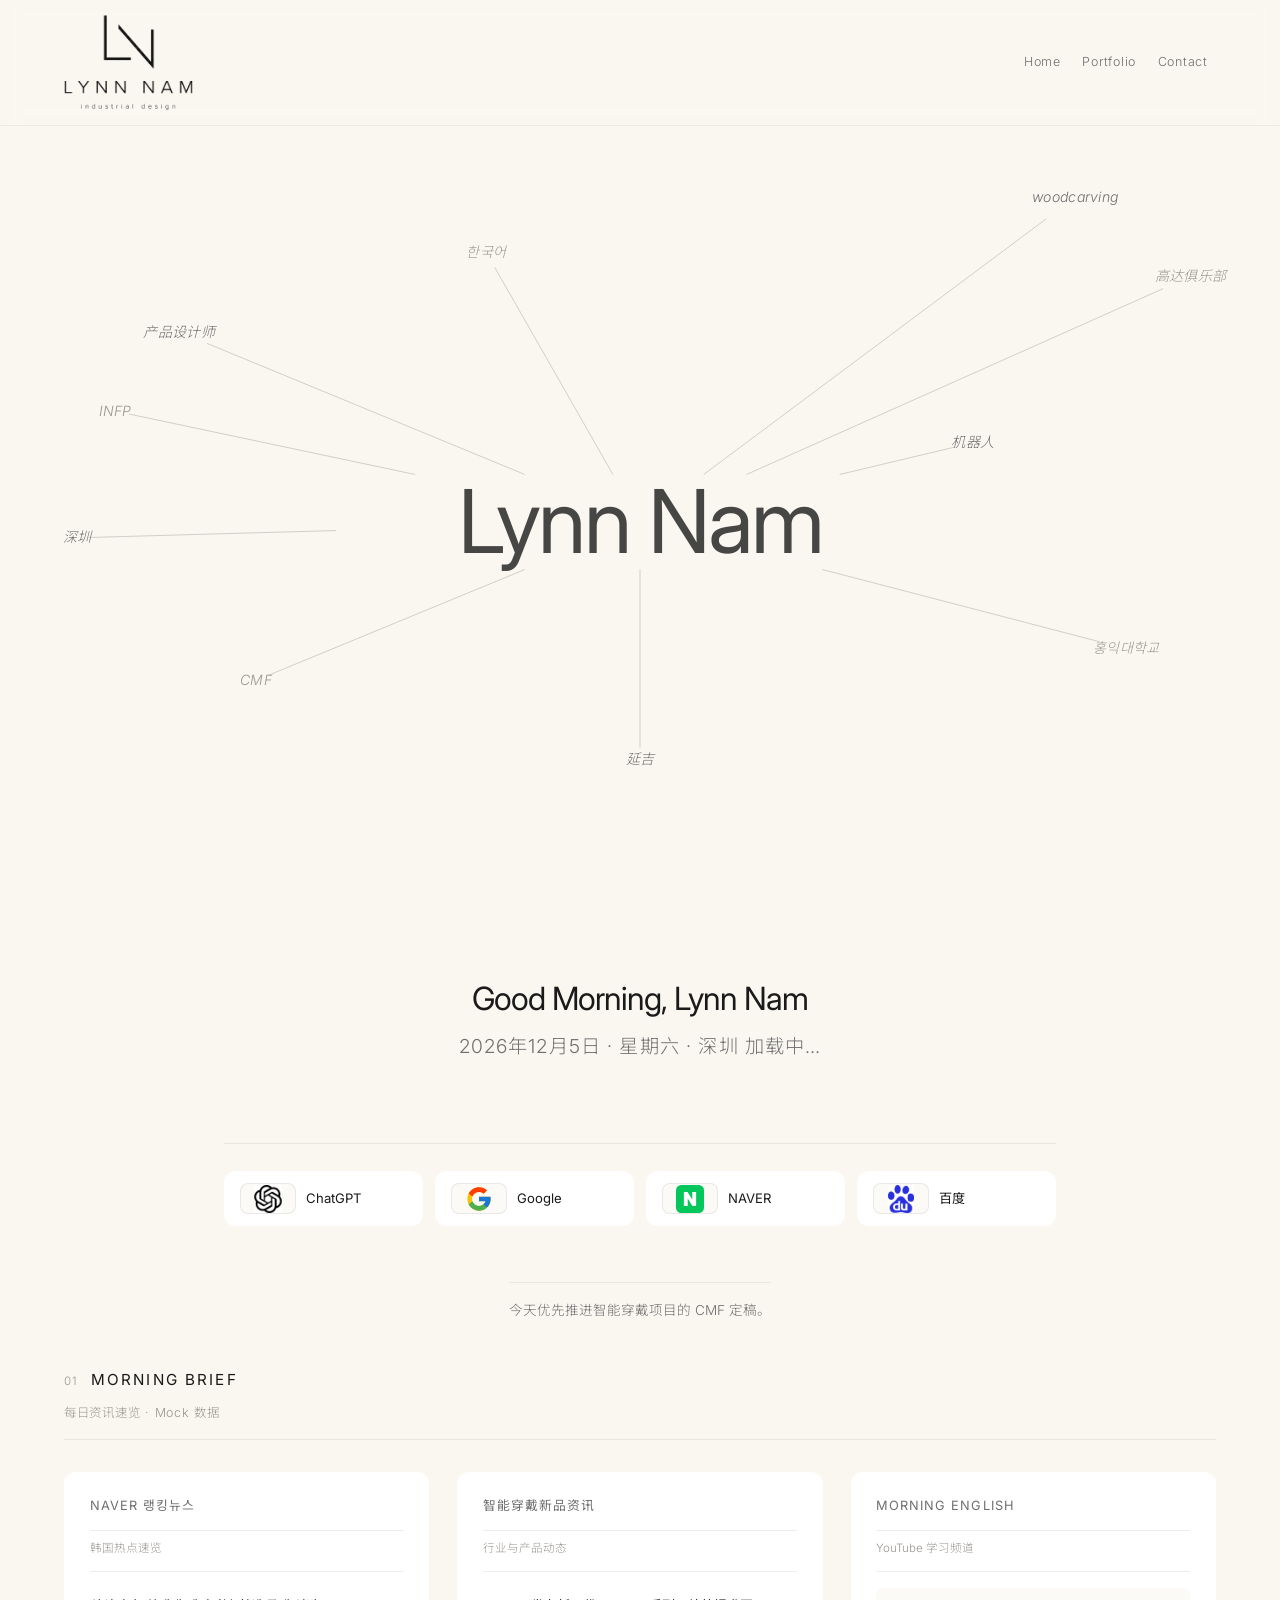
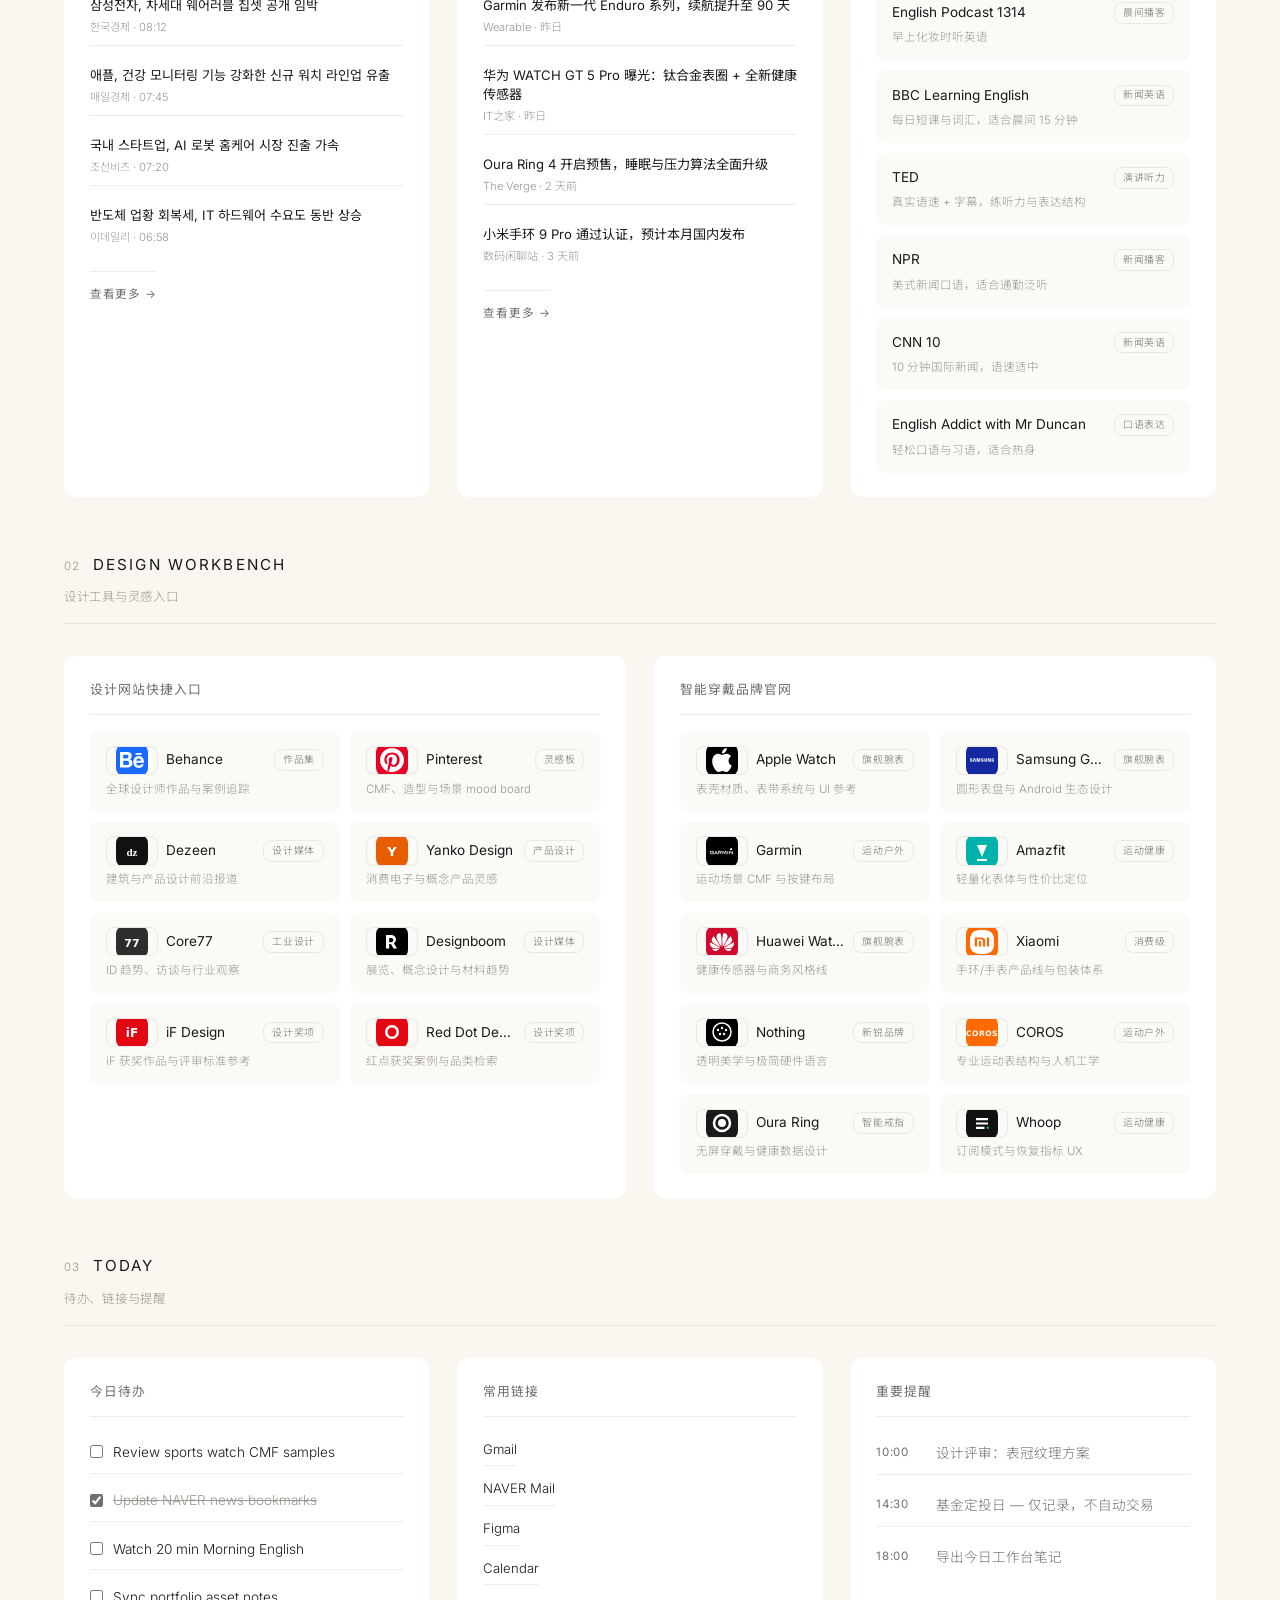
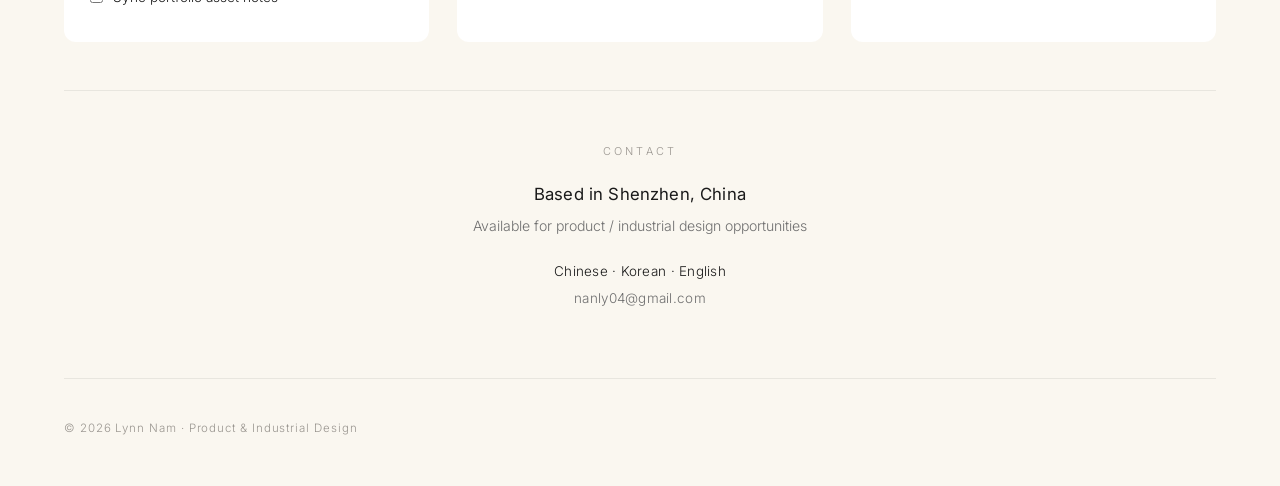
<file: index.html>
<!DOCTYPE html>
<html lang="zh-CN">
<head>
  <meta charset="UTF-8">
  <meta name="viewport" content="width=device-width, initial-scale=1.0">
  <title>Lynn OS</title>
  <link rel="preconnect" href="https://fonts.googleapis.com">
  <link rel="preconnect" href="https://fonts.gstatic.com" crossorigin>
  <link href="https://fonts.googleapis.com/css2?family=DM+Sans:ital,opsz,wght@9..40,300;400;500&family=Inter:wght@300;400;500;600&family=IBM+Plex+Mono:wght@300;400&family=Noto+Sans+SC:wght@300;400;500&family=Noto+Sans+KR:wght@300;400;500&display=swap" rel="stylesheet">
  <link rel="stylesheet" href="fonts.css">
  <link rel="stylesheet" href="portfolio-gate.css">
  <link rel="stylesheet" href="styles.css">
</head>
<body>
  <div class="app-loading" id="app-loading" aria-live="polite">正在加载 Lynn OS …</div>
  <div class="app">
    <header class="topbar" id="topbar">
      <div class="brand" id="brand"></div>
      <nav class="topbar-nav" id="sidebar-nav" aria-label="主导航"></nav>
    </header>

    <div class="main-wrap">
      <section class="hero-map" id="top" aria-label="Lynn Nam — Product Designer">
        <div class="hero-map__inner">
          <svg class="hero-map__lines" aria-hidden="true">
            <g id="hero-map-lines-group"></g>
          </svg>

          <div class="hero-map__keywords" id="hero-map-keywords">
            <span class="hero-keyword float-a" id="kw-1" data-x="14" data-y="26">产品设计师</span>
            <span class="hero-keyword float-b" id="kw-2" data-x="38" data-y="16">한국어</span>
            <span class="hero-keyword float-c hero-keyword--md-hide" id="kw-3" data-x="84" data-y="9">woodcarving</span>
            <span class="hero-keyword float-a hero-keyword--md-hide" id="kw-4" data-x="93" data-y="19">高达俱乐部</span>
            <span class="hero-keyword float-b" id="kw-5" data-x="76" data-y="40">机器人</span>
            <span class="hero-keyword float-c hero-keyword--md-hide" id="kw-6" data-x="88" data-y="66">홍익대학교</span>
            <span class="hero-keyword float-a" id="kw-7" data-x="50" data-y="80">延吉</span>
            <span class="hero-keyword float-b" id="kw-8" data-x="20" data-y="70">CMF</span>
            <span class="hero-keyword float-c" id="kw-9" data-x="6" data-y="52">深圳</span>
            <span class="hero-keyword float-a hero-keyword--md-hide" id="kw-10" data-x="9" data-y="36">INFP</span>
          </div>

          <div class="hero-map__center">
            <h1 class="hero-map-title">Lynn Nam</h1>
          </div>
        </div>
      </section>

      <div class="main content page container">
        <header class="welcome" id="about"></header>

        <main class="dashboard section-grid">
          <section class="section" id="morning-brief" aria-labelledby="brief-heading"></section>
          <section class="section" id="design-workbench" aria-labelledby="workbench-heading"></section>
          <section class="section" id="today" aria-labelledby="today-heading"></section>
        </main>

        <section class="home-contact" id="contact" aria-label="Contact"></section>

        <footer class="footer" id="footer"></footer>
      </div>
    </div>
  </div>

  <div class="portfolio-gate" id="portfolio-gate" hidden>
    <div class="portfolio-gate__backdrop" data-portfolio-gate-close aria-hidden="true"></div>
    <div
      class="portfolio-gate__dialog"
      role="dialog"
      aria-modal="true"
      aria-labelledby="portfolio-gate-title"
      aria-describedby="portfolio-gate-desc"
    >
      <button type="button" class="portfolio-gate__close" id="portfolio-gate-close" aria-label="Close">×</button>
      <h2 class="portfolio-gate__title" id="portfolio-gate-title">Private Portfolio</h2>
      <p class="portfolio-gate__desc" id="portfolio-gate-desc">Please enter the password to view my portfolio.</p>
      <form class="portfolio-gate__form" id="portfolio-gate-form">
        <label class="portfolio-gate__field">
          <span class="visually-hidden">Password</span>
          <input
            type="password"
            id="portfolio-gate-password"
            name="password"
            placeholder="Password"
            autocomplete="current-password"
            required
          >
        </label>
        <p class="portfolio-gate__error" id="portfolio-gate-error" hidden>密码不正确，请重新输入</p>
        <button type="submit" class="portfolio-gate__submit">Enter</button>
      </form>
    </div>
  </div>

  <script src="js/dom-safe.js"></script>
  <script src="js/portfolio-gate.js"></script>
  <script src="script.js"></script>
</body>
</html>
</file>
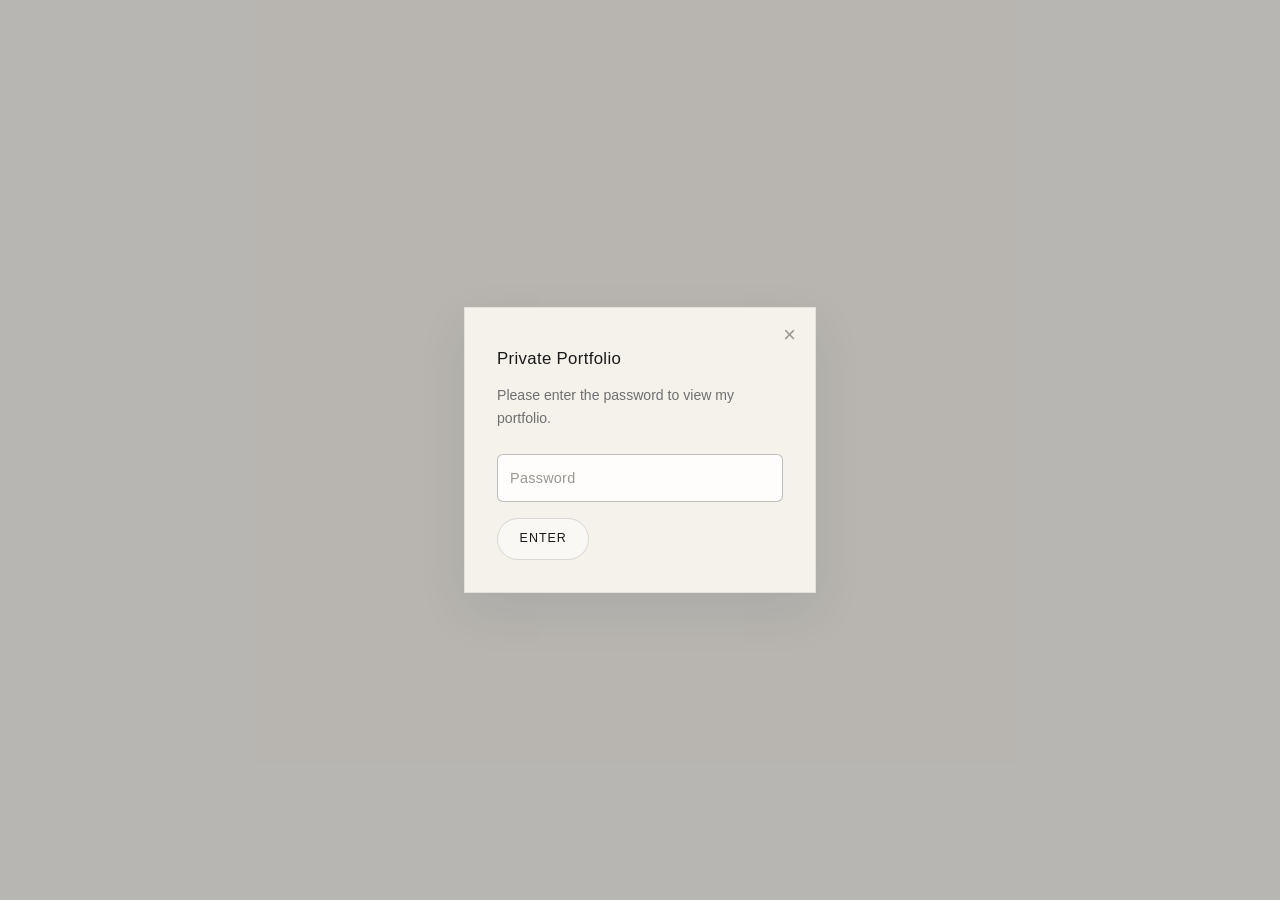
<file: project.html>
<!DOCTYPE html>
<html lang="zh-CN">
<head>
  <meta charset="UTF-8">
  <meta name="viewport" content="width=device-width, initial-scale=1.0">
  <title>Project — Lynn Portfolio</title>
  <link rel="preconnect" href="https://fonts.googleapis.com">
  <link rel="preconnect" href="https://fonts.gstatic.com" crossorigin>
  <link href="https://fonts.googleapis.com/css2?family=Inter:wght@300;400;500;600&family=Noto+Sans+SC:wght@300;400;500&family=Noto+Sans+KR:wght@300;400;500&display=swap" rel="stylesheet">
  <link rel="stylesheet" href="fonts.css">
  <link rel="stylesheet" href="portfolio-gate.css">
  <link rel="stylesheet" href="site-nav.css">
  <link rel="stylesheet" href="portfolio.css">
  <link rel="stylesheet" href="projects.css">
  <link rel="stylesheet" href="project-design-framework.css">
</head>
<body class="project-detail-page">
  <div class="portfolio-loading" id="project-loading">正在加载项目 …</div>

  <div class="project-detail-app" id="project-detail-app" hidden>
    <header class="site-nav-shell" id="site-nav-shell">
      <nav class="project-detail-nav" id="project-detail-nav"></nav>
    </header>
    <main id="project-detail-root"></main>
  </div>

  <div class="portfolio-gate" id="portfolio-gate" hidden>
    <div class="portfolio-gate__backdrop" data-portfolio-gate-close aria-hidden="true"></div>
    <div
      class="portfolio-gate__dialog"
      role="dialog"
      aria-modal="true"
      aria-labelledby="portfolio-gate-title"
      aria-describedby="portfolio-gate-desc"
    >
      <button type="button" class="portfolio-gate__close" id="portfolio-gate-close" aria-label="Close">×</button>
      <h2 class="portfolio-gate__title" id="portfolio-gate-title">Private Portfolio</h2>
      <p class="portfolio-gate__desc" id="portfolio-gate-desc">Please enter the password to view my portfolio.</p>
      <form class="portfolio-gate__form" id="portfolio-gate-form">
        <label class="portfolio-gate__field">
          <span class="visually-hidden">Password</span>
          <input
            type="password"
            id="portfolio-gate-password"
            name="password"
            placeholder="Password"
            autocomplete="current-password"
            required
          >
        </label>
        <p class="portfolio-gate__error" id="portfolio-gate-error" hidden>密码不正确，请重新输入</p>
        <button type="submit" class="portfolio-gate__submit">Enter</button>
      </form>
    </div>
  </div>

  <script src="js/dom-safe.js"></script>
  <script src="js/portfolio-gate.js"></script>
  <script src="js/site-nav.js"></script>
  <script src="js/projects-shared.js"></script>
  <script src="js/world-map-dots.js"></script>
  <script src="js/project-design-framework.js"></script>
  <script src="project-detail.js"></script>
</body>
</html>
</file>
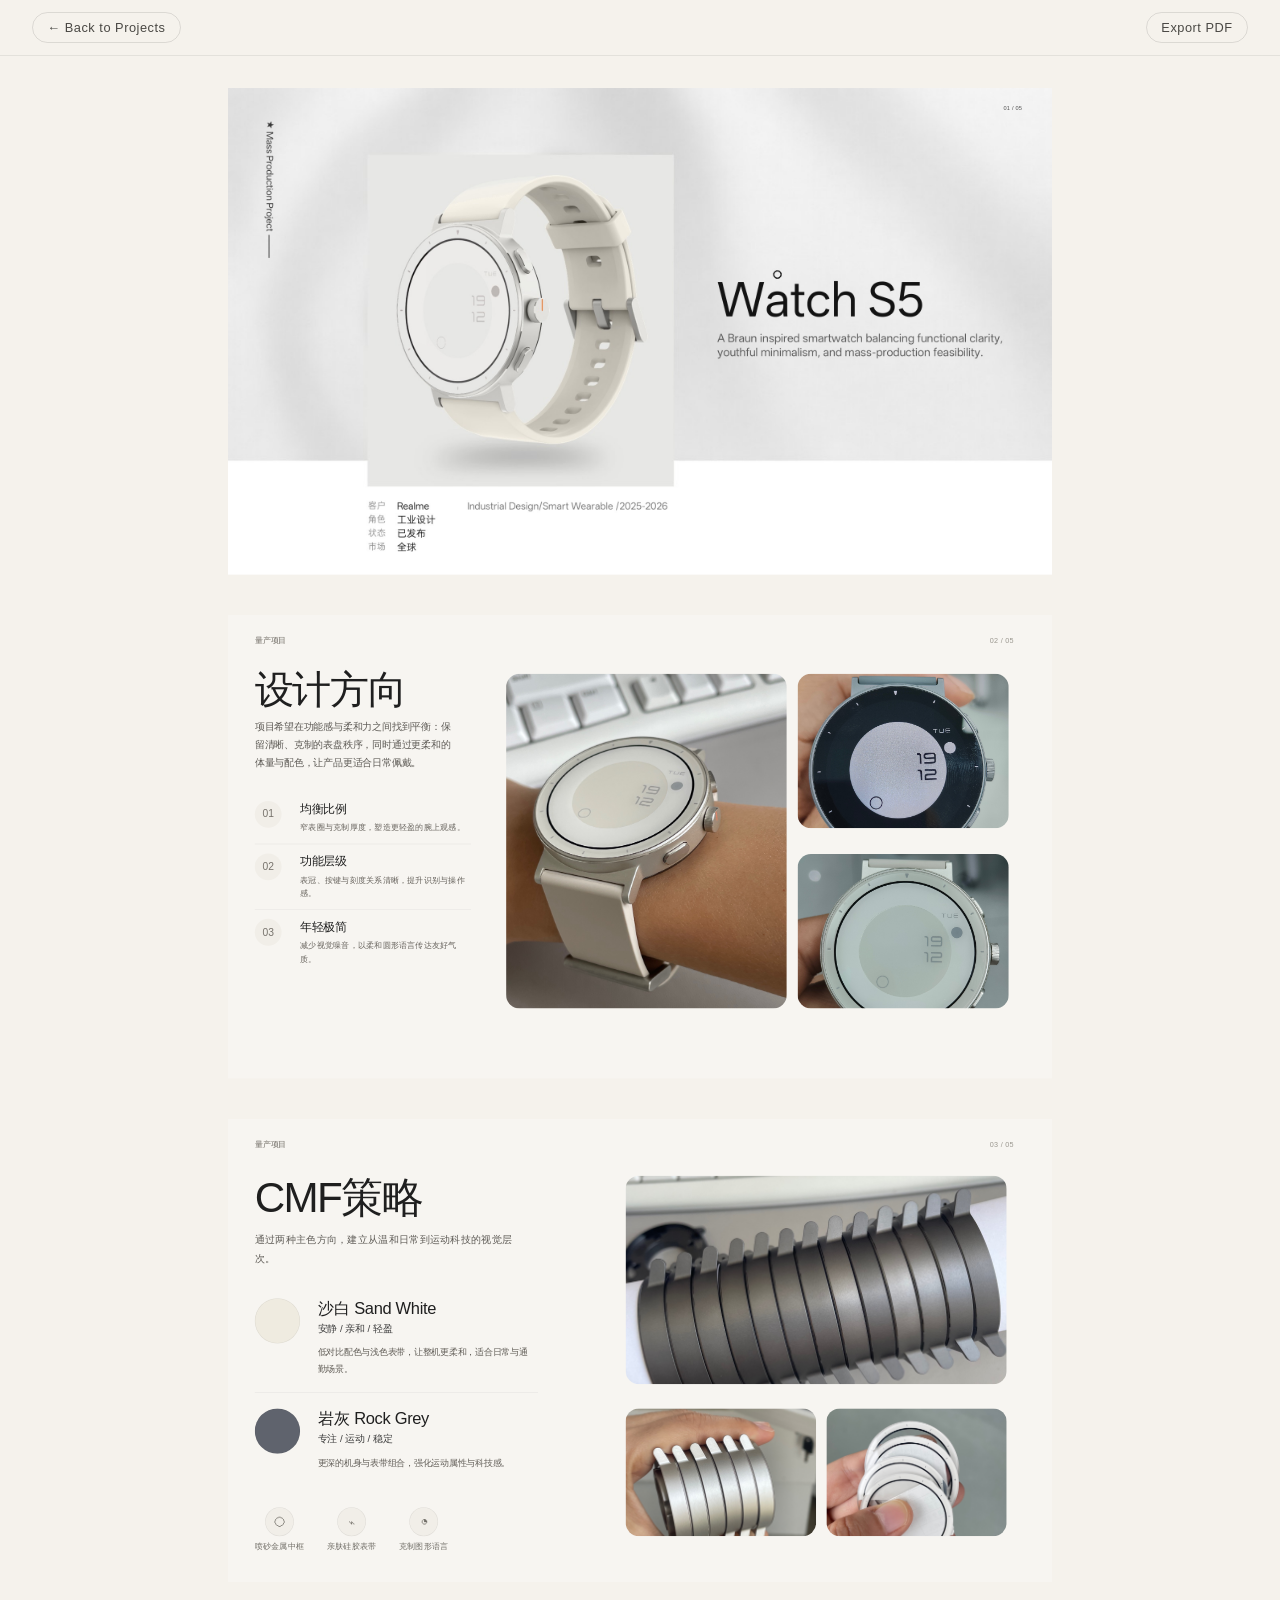
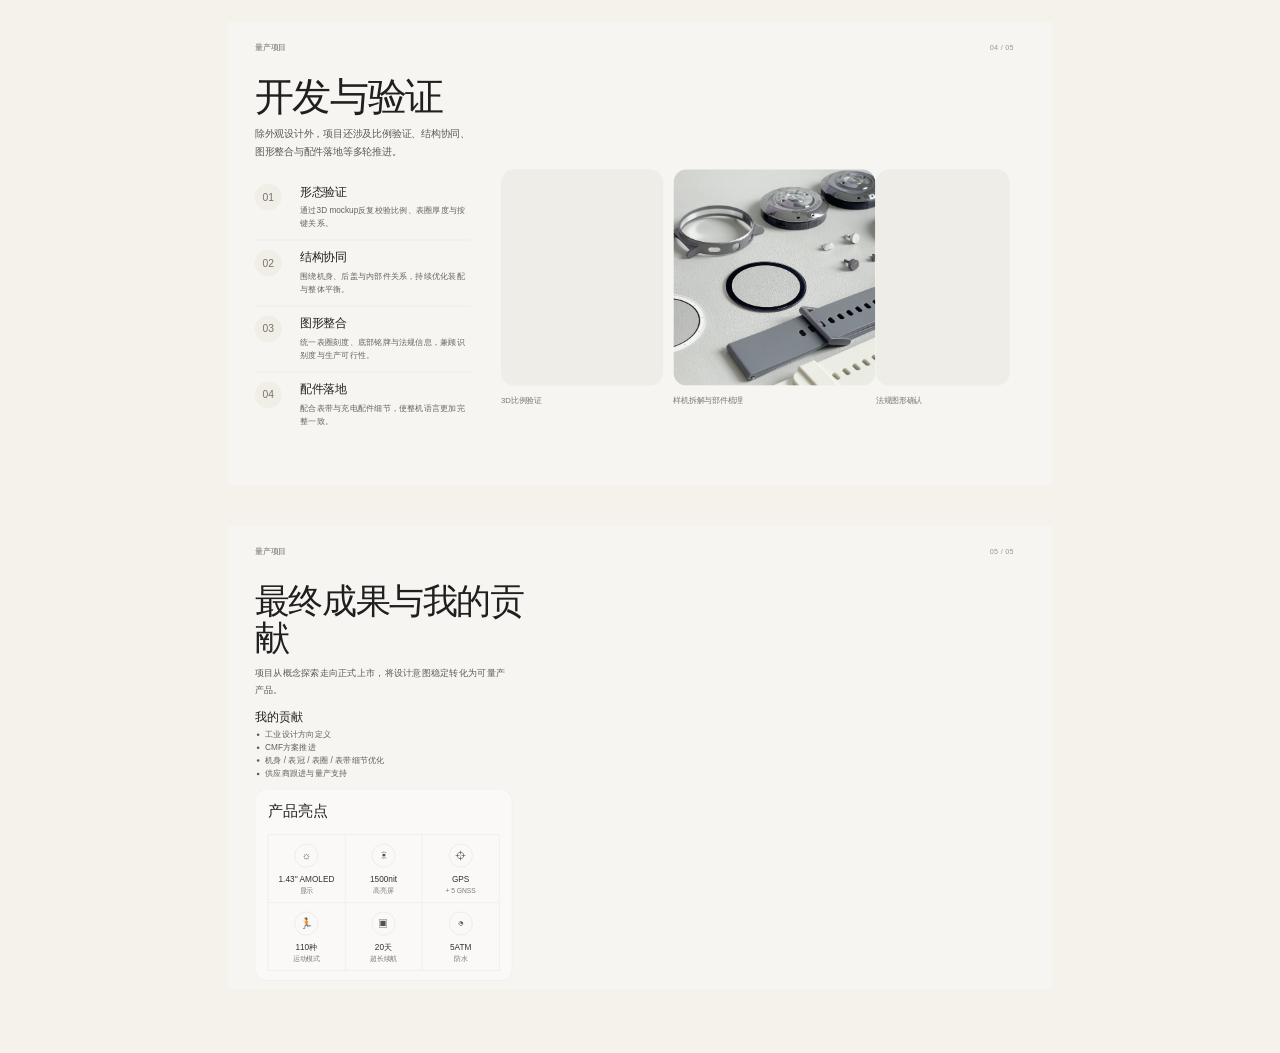
<file: projects/realme-watch-s5.html>
<!doctype html>
<html lang="zh-CN">
<head>
<meta charset="utf-8" />
<meta name="viewport" content="width=device-width, initial-scale=1" />
<title>realme Watch S5 — Lynn Nam</title>
<style>
@page { size: 16in 9in; margin: 0; }
* { box-sizing: border-box; }
html, body {
  margin: 0;
  padding: 0;
  background: #f5f2ec;
  color: #1f1f1f;
  font-family: "Avenir Next", "Inter", "Helvetica Neue", Arial, "PingFang SC", "Hiragino Sans GB", "Microsoft YaHei", sans-serif;
}
body {
  -webkit-print-color-adjust: exact;
  print-color-adjust: exact;
}
.deck-toolbar {
  position: sticky;
  top: 0;
  z-index: 20;
  display: flex;
  align-items: center;
  justify-content: space-between;
  gap: 1rem;
  padding: 0.75rem clamp(1rem, 3vw, 2rem);
  background: rgba(245, 242, 236, 0.92);
  border-bottom: 1px solid rgba(32, 32, 32, 0.08);
  backdrop-filter: blur(8px);
}
body.is-embed .deck-toolbar { display: none; }
body.is-embed .deck-scaler:has(.page--cover) { display: none; }
body.is-embed {
  overflow: visible;
  background: #f5f2ec;
}
html:has(body.is-embed) {
  overflow-x: hidden;
  overflow-y: visible;
}
.deck-toolbar a, .deck-toolbar button {
  font: inherit;
  font-size: 0.8rem;
  letter-spacing: 0.04em;
  color: #4a4844;
  background: transparent;
  border: 1px solid rgba(32, 32, 32, 0.12);
  border-radius: 999px;
  padding: 0.45rem 0.9rem;
  cursor: pointer;
  text-decoration: none;
}
.deck-toolbar button:hover, .deck-toolbar a:hover { background: rgba(255, 255, 255, 0.5); }
.deck-document {
  display: flex;
  flex-direction: column;
  align-items: center;
  gap: clamp(1.5rem, 4vw, 2.5rem);
  padding: clamp(1rem, 3vw, 2rem) var(--content-padding, clamp(3rem, 4vw, 4rem))
    clamp(3rem, 6vw, 4rem);
}
.deck-scaler {
  width: 70%;
  max-width: min(1120px, 100%);
  margin-inline: auto;
  overflow: hidden;
}
/* 嵌入项目详情页时，iframe 外层已是 70%，文稿铺满 iframe 即可 */
body.is-embed .deck-document {
  padding-left: 0;
  padding-right: 0;
}
body.is-embed .deck-scaler {
  width: 100%;
  max-width: 100%;
}
.page {
  position: relative;
  width: 1600px;
  height: 900px;
  background: #f7f5f1;
  page-break-after: always;
  overflow: hidden;
  transform-origin: top left;
}
.page:last-child { page-break-after: auto; }
.topline {
  position: absolute;
  left: 52px;
  top: 40px;
  font-size: 15px;
  color: #6f6b64;
  font-weight: 500;
  letter-spacing: 0.02em;
}
.topline .bar {
  display: block;
  width: 56px;
  height: 2px;
  margin-top: 12px;
  background: #7d7a74;
  opacity: 0.8;
  border-radius: 2px;
}
.page-no {
  position: absolute;
  right: 74px;
  top: 42px;
  font-size: 14px;
  color: #9a978f;
  letter-spacing: 0.04em;
}
.title {
  font-size: 78px;
  line-height: 1.04;
  letter-spacing: -0.04em;
  font-weight: 450;
  margin: 0;
}
.subtitle {
  font-size: 17px;
  line-height: 1.85;
  color: #6e6a64;
}
.desc {
  font-size: 19px;
  line-height: 1.82;
  color: #5d5a55;
}
.card {
  background: rgba(255, 255, 255, 0.44);
  border: 1px solid rgba(32, 32, 32, 0.06);
  border-radius: 24px;
}
.imgbox {
  overflow: hidden;
  border-radius: 26px;
  background: #efede8;
}
.imgbox img {
  display: block;
  max-width: 100%;
  max-height: 100%;
  width: auto;
  height: auto;
  margin: auto;
  object-fit: contain;
  object-position: center;
  image-rendering: auto;
}
.imgbox.contain {
  background: transparent;
  display: flex;
  align-items: center;
  justify-content: center;
}
.imgbox.contain img {
  object-fit: contain;
}
.page[data-page="2"] .imgbox img,
.page[data-page="3"] .imgbox img,
.page[data-page="4"] .imgbox img {
  width: 100%;
  height: 100%;
  max-width: none;
  max-height: none;
  margin: 0;
  object-fit: cover;
  object-position: center;
}
.imgbox--product {
  background: #f7f5f1;
}
.imgbox--thumb {
  background: #f2efea;
}
.page-01__hero {
  position: absolute;
  right: 86px;
  top: 78px;
  width: 720px;
  height: 650px;
  background: #f7f5f1;
}
.page-01__thumb {
  position: absolute;
  bottom: 78px;
  width: 355px;
  height: 185px;
  border-radius: 24px;
}
.page-01__thumb--dark { left: 52px; }
.page-01__thumb--wrist { left: 430px; }
.page-01__thumb--wrist img {
  width: 100%;
  height: 100%;
  object-fit: cover;
}
.page-01__copy {
  position: absolute;
  left: 52px;
  top: 132px;
  width: 655px;
}
.kv-row {
  display: grid;
  grid-template-columns: repeat(4, 1fr);
  gap: 22px;
  width: 510px;
  margin-top: 38px;
}
.kv {
  padding-right: 12px;
  border-right: 1px solid rgba(32, 32, 32, 0.1);
}
.kv:last-child { border-right: none; }
.kv .k { font-size: 14px; color: #9a958c; margin-bottom: 10px; }
.kv .v { font-size: 22px; color: #262626; font-weight: 500; }
.tagrow {
  display: flex;
  gap: 12px;
  position: absolute;
  left: 280px;
  bottom: 28px;
}
.tag {
  padding: 10px 18px;
  border-radius: 999px;
  background: #f0ede7;
  color: #8f8a82;
  font-size: 14px;
}
.listline {
  display: grid;
  grid-template-columns: 70px 1fr;
  gap: 18px;
  padding: 18px 0;
  border-bottom: 1px solid rgba(32, 32, 32, 0.08);
}
.listline:last-child { border-bottom: none; }
.numdot {
  width: 52px;
  height: 52px;
  border-radius: 50%;
  background: #f1eee8;
  color: #77736c;
  display: flex;
  align-items: center;
  justify-content: center;
  font-size: 20px;
}
.listline h4 {
  margin: 0 0 8px;
  font-size: 23px;
  font-weight: 500;
  letter-spacing: -0.03em;
}
.listline p {
  margin: 0;
  font-size: 16px;
  line-height: 1.62;
  color: #66625c;
}
.swatch-item {
  display: grid;
  grid-template-columns: 88px 1fr;
  gap: 34px;
  align-items: flex-start;
  padding: 18px 0 30px;
}
.swatch {
  width: 88px;
  height: 88px;
  border-radius: 50%;
  border: 1px solid rgba(32, 32, 32, 0.08);
}
.swatch-title {
  font-size: 32px;
  line-height: 1.2;
  font-weight: 450;
  letter-spacing: -0.02em;
  margin: 0 0 8px;
}
.swatch-meta { font-size: 19px; color: #3d3d3d; margin-bottom: 18px; }
.swatch-desc {
  font-size: 17px;
  line-height: 1.85;
  color: #615d57;
  max-width: 420px;
}
.icon-labels { display: flex; gap: 44px; margin-top: 40px; }
.icon-label {
  display: flex;
  flex-direction: column;
  align-items: center;
  gap: 10px;
  color: #706d66;
}
.icon-label .mini {
  width: 56px;
  height: 56px;
  border-radius: 50%;
  background: #f1eee8;
  border: 1px solid rgba(32, 32, 32, 0.08);
  display: flex;
  align-items: center;
  justify-content: center;
  font-size: 24px;
}
.icon-label span { font-size: 16px; }
.section-title {
  font-size: 30px;
  font-weight: 500;
  margin: 0 0 24px;
  letter-spacing: -0.02em;
}
.product-grid {
  display: grid;
  grid-template-columns: repeat(3, 1fr);
  gap: 0;
  border-top: 1px solid rgba(32, 32, 32, 0.08);
  border-left: 1px solid rgba(32, 32, 32, 0.08);
  margin-top: 18px;
}
.product-grid .cell {
  padding: 18px 10px 14px;
  text-align: center;
  border-right: 1px solid rgba(32, 32, 32, 0.08);
  border-bottom: 1px solid rgba(32, 32, 32, 0.08);
}
.product-grid .ico {
  width: 46px;
  height: 46px;
  border: 1px solid rgba(32, 32, 32, 0.12);
  border-radius: 50%;
  margin: 0 auto 14px;
  display: flex;
  align-items: center;
  justify-content: center;
  font-size: 20px;
  color: #55514b;
}
.product-grid .big { font-size: 16px; line-height: 1.25; color: #303030; }
.product-grid .small { font-size: 13px; line-height: 1.28; color: #7e7a72; margin-top: 3px; }
.bullets { margin: 10px 0 0; padding-left: 22px; }
.bullets li { font-size: 17px; line-height: 1.6; color: #5f5c56; margin: 2px 0; }
.hero-accent {
  position: absolute;
  right: 665px;
  top: 118px;
  width: 34px;
  height: 34px;
  border-right: 6px solid #f0b344;
  border-top: 6px solid #f0b344;
  border-radius: 10px;
  transform: rotate(20deg);
  opacity: 0.95;
}
.hero-loop {
  position: absolute;
  right: 320px;
  bottom: 92px;
  width: 120px;
  height: 48px;
  border-bottom: 3px solid #e0d7c8;
  border-radius: 0 0 80px 80px;
  transform: rotate(8deg);
  opacity: 0.7;
}
.hero-dots {
  position: absolute;
  right: 80px;
  bottom: 136px;
  display: grid;
  grid-template-columns: repeat(4, 8px);
  gap: 14px;
  opacity: 0.4;
}
.hero-dots span {
  width: 4px;
  height: 4px;
  background: #bdb7ad;
  border-radius: 50%;
  display: block;
}
.caption {
  font-size: 15px;
  color: #7b7770;
}

.page--cover {
  width: 2048px;
  height: 1210px;
  padding: 0;
  background: #f0eeea;
}

.page-cover-img {
  display: block;
  width: 2048px;
  height: 1210px;
  object-fit: fill;
  object-position: center;
}

.page-no--cover {
  color: rgba(255, 255, 255, 0.72);
  mix-blend-mode: difference;
}

@media print {
  .deck-toolbar { display: none !important; }
  .deck-document {
    gap: 0;
    padding: 0;
  }
  .deck-scaler {
    width: 1600px;
    overflow: visible;
  }
  .page {
    transform: none !important;
    margin: 0;
  }
}

@media screen {
  body { overflow-x: hidden; }
}
</style>
</head>
<body>
<header class="deck-toolbar" id="deck-toolbar">
  <a href="../portfolio.html#work">← Back to Projects</a>
  <div>
    <button type="button" onclick="window.print()">Export PDF</button>
  </div>
</header>

<main class="deck-document" id="deck-document">

<div class="deck-scaler"><section class="page page--cover" data-page="1">
  <img
    class="page-cover-img"
    src="../assets/cover.jpg"
    alt="realme Watch S5 — Mass Production Project"
    width="2048"
    height="1210"
    decoding="sync"
    loading="eager"
  >
  <div class="page-no page-no--cover">01 / 05</div>
</section></div>

<div class="deck-scaler"><section class="page" data-page="2">
  <div class="topline">量产项目</div>
  <div class="page-no">02 / 05</div>
  <div style="position:absolute; left:52px; top:104px; width:420px;">
    <h1 class="title" style="font-size:76px;">设计方向</h1>
    <div class="desc" style="margin-top:18px; width:390px; font-size:19px;">项目希望在功能感与柔和力之间找到平衡：保留清晰、克制的表盘秩序，同时通过更柔和的体量与配色，让产品更适合日常佩戴。</div>
    <div style="margin-top:38px; width:420px;">
      <div class="listline">
        <div class="numdot">01</div>
        <div><h4>均衡比例</h4><p>窄表圈与克制厚度，塑造更轻盈的腕上观感。</p></div>
      </div>
      <div class="listline">
        <div class="numdot">02</div>
        <div><h4>功能层级</h4><p>表冠、按键与刻度关系清晰，提升识别与操作感。</p></div>
      </div>
      <div class="listline">
        <div class="numdot">03</div>
        <div><h4>年轻极简</h4><p>减少视觉噪音，以柔和圆形语言传达友好气质。</p></div>
      </div>
    </div>
  </div>
  <div class="imgbox" style="position:absolute; left:540px; top:114px; width:545px; height:650px;"><img src="../assets/wrist.jpg" alt="Wrist lifestyle" width="1090" height="1300" decoding="async" loading="lazy"></div>
  <div class="imgbox" style="position:absolute; right:84px; top:114px; width:410px; height:300px;"><img src="../assets/front_dark.jpg" alt="Dark variant close-up" width="820" height="600" decoding="async" loading="lazy"></div>
  <div class="imgbox" style="position:absolute; right:84px; bottom:136px; width:410px; height:300px;"><img src="../assets/front_white.jpg" alt="Light variant close-up" width="820" height="600" decoding="async" loading="lazy"></div>
</section></div>

<div class="deck-scaler"><section class="page" data-page="3">
  <div class="topline">量产项目</div>
  <div class="page-no">03 / 05</div>
  <div style="position:absolute; left:52px; top:110px; width:550px;">
    <h1 class="title" style="font-size:82px;">CMF策略</h1>
    <div class="desc" style="margin-top:20px; width:520px; font-size:20px;">通过两种主色方向，建立从温和日常到运动科技的视觉层次。</div>
    <div class="swatch-item" style="margin-top:42px; border-bottom:1px solid rgba(32,32,32,.09);">
      <div class="swatch" style="background:#efebe0;"></div>
      <div>
        <h3 class="swatch-title">沙白 Sand White</h3>
        <div class="swatch-meta">安静 / 亲和 / 轻盈</div>
        <div class="swatch-desc">低对比配色与浅色表带，让整机更柔和，适合日常与通勤场景。</div>
      </div>
    </div>
    <div class="swatch-item" style="margin-top:12px;">
      <div class="swatch" style="background:#5f636d;"></div>
      <div>
        <h3 class="swatch-title">岩灰 Rock Grey</h3>
        <div class="swatch-meta">专注 / 运动 / 稳定</div>
        <div class="swatch-desc">更深的机身与表带组合，强化运动属性与科技感。</div>
      </div>
    </div>
    <div class="icon-labels">
      <div class="icon-label"><div class="mini" aria-hidden="true">◯</div><span>喷砂金属中框</span></div>
      <div class="icon-label"><div class="mini" aria-hidden="true">⌁</div><span>亲肤硅胶表带</span></div>
      <div class="icon-label"><div class="mini" aria-hidden="true">◔</div><span>克制图形语言</span></div>
    </div>
  </div>
  <div class="imgbox" style="position:absolute; right:88px; top:110px; width:740px; height:405px;"><img src="../assets/cmf_dark.jpg" alt="Rock Grey CMF" width="1480" height="810" decoding="async" loading="lazy"></div>
  <div class="imgbox" style="position:absolute; right:458px; bottom:90px; width:370px; height:248px;"><img src="../assets/cmf_light.jpg" alt="Sand White CMF" width="740" height="496" decoding="async" loading="lazy"></div>
  <div class="imgbox" style="position:absolute; right:88px; bottom:90px; width:350px; height:248px;"><img src="../assets/glass_samples.jpg" alt="Glass samples" width="700" height="496" decoding="async" loading="lazy"></div>
</section></div>

<div class="deck-scaler"><section class="page" data-page="4">
  <div class="topline">量产项目</div>
  <div class="page-no">04 / 05</div>
  <div style="position:absolute; left:52px; top:104px; width:420px;">
    <h1 class="title" style="font-size:76px;">开发与验证</h1>
    <div class="desc" style="margin-top:18px; width:420px; font-size:19px;">除外观设计外，项目还涉及比例验证、结构协同、图形整合与配件落地等多轮推进。</div>
    <div style="margin-top:26px; width:420px;">
      <div class="listline">
        <div class="numdot">01</div>
        <div><h4>形态验证</h4><p>通过3D mockup反复校验比例、表圈厚度与按键关系。</p></div>
      </div>
      <div class="listline">
        <div class="numdot">02</div>
        <div><h4>结构协同</h4><p>围绕机身、后盖与内部件关系，持续优化装配与整体平衡。</p></div>
      </div>
      <div class="listline">
        <div class="numdot">03</div>
        <div><h4>图形整合</h4><p>统一表圈刻度、底部铭牌与法规信息，兼顾识别度与生产可行性。</p></div>
      </div>
      <div class="listline">
        <div class="numdot">04</div>
        <div><h4>配件落地</h4><p>配合表带与充电配件细节，使整机语言更加完整一致。</p></div>
      </div>
    </div>
  </div>
  <div class="imgbox" style="position:absolute; left:530px; top:286px; width:315px; height:420px;"><img src="../assets/model_process.jpg" alt="3D proportion study" width="630" height="840" decoding="async" loading="lazy"></div>
  <div class="imgbox" style="position:absolute; left:865px; top:286px; width:392px; height:420px;"><img src="../assets/parts_flatlay.png" alt="Parts flatlay" width="784" height="840" decoding="async" loading="lazy"></div>
  <div class="imgbox" style="position:absolute; right:82px; top:286px; width:260px; height:420px;"><img src="../assets/laser_artwork.jpg" alt="Regulatory artwork" width="520" height="840" decoding="async" loading="lazy"></div>
  <div class="caption" style="position:absolute; left:530px; top:726px; width:315px;">3D比例验证</div>
  <div class="caption" style="position:absolute; left:865px; top:726px; width:392px;">样机拆解与部件梳理</div>
  <div class="caption" style="position:absolute; right:82px; top:726px; width:260px;">法规图形确认</div>
</section></div>

<div class="deck-scaler"><section class="page" data-page="5">
  <div class="topline">量产项目</div>
  <div class="page-no">05 / 05</div>
  <div style="position:absolute; left:52px; top:110px; width:540px;">
    <h1 class="title" style="font-size:68px;">最终成果与我的贡献</h1>
    <div class="desc" style="margin-top:18px; width:500px; font-size:18px;">项目从概念探索走向正式上市，将设计意图稳定转化为可量产产品。</div>
    <div style="margin-top:20px; width:500px;">
      <div class="section-title" style="font-size:24px; margin-bottom:6px;">我的贡献</div>
      <ul class="bullets" style="margin-top:0; padding-left:20px;">
        <li style="font-size:16px; line-height:1.45;">工业设计方向定义</li>
        <li style="font-size:16px; line-height:1.45;">CMF方案推进</li>
        <li style="font-size:16px; line-height:1.45;">机身 / 表冠 / 表圈 / 表带细节优化</li>
        <li style="font-size:16px; line-height:1.45;">供应商跟进与量产支持</li>
      </ul>
    </div>
    <div class="card" style="margin-top:18px; padding:22px 24px 18px; width:500px;">
      <div class="section-title">产品亮点</div>
      <div class="product-grid">
        <div class="cell"><div class="ico" aria-hidden="true">☼</div><div class="big">1.43'' AMOLED</div><div class="small">显示</div></div>
        <div class="cell"><div class="ico" aria-hidden="true">☀</div><div class="big">1500nit</div><div class="small">高亮屏</div></div>
        <div class="cell"><div class="ico" aria-hidden="true">⌖</div><div class="big">GPS</div><div class="small">+ 5 GNSS</div></div>
        <div class="cell"><div class="ico" aria-hidden="true">🏃</div><div class="big">110种</div><div class="small">运动模式</div></div>
        <div class="cell"><div class="ico" aria-hidden="true">▣</div><div class="big">20天</div><div class="small">超长续航</div></div>
        <div class="cell"><div class="ico" aria-hidden="true">◔</div><div class="big">5ATM</div><div class="small">防水</div></div>
      </div>
    </div>
  </div>
  <div class="imgbox contain" style="position:absolute; right:88px; top:118px; width:850px; height:600px;"><img src="../assets/watch_flat.jpg" alt="Final product lineup" width="1700" height="1200" decoding="async" loading="lazy"></div>
</section></div>

</main>

<script>
(function () {
  var embed = new URLSearchParams(window.location.search).get("embed") === "1";
  if (embed) document.body.classList.add("is-embed");

  function reportEmbedHeight() {
    if (!embed || !window.parent || window.parent === window) return;
    var h = document.documentElement.scrollHeight;
    window.parent.postMessage({ type: "lyndeck-height", height: h }, "*");
  }

  function fitDeckPages() {
    if (window.matchMedia("print").matches) return;
    document.querySelectorAll(".deck-scaler").forEach(function (wrap) {
      var page = wrap.querySelector(".page");
      if (!page) return;
      var designW = page.classList.contains("page--cover") ? 2048 : 1600;
      var designH = page.classList.contains("page--cover") ? 1210 : 900;
      var scale = wrap.clientWidth / designW;
      page.style.transform = "scale(" + scale + ")";
      wrap.style.height = designH * scale + "px";
    });
    reportEmbedHeight();
  }

  fitDeckPages();
  window.addEventListener("resize", fitDeckPages);
  if (embed) {
    window.addEventListener("load", reportEmbedHeight);
    if (typeof ResizeObserver !== "undefined") {
      new ResizeObserver(reportEmbedHeight).observe(document.body);
    }
  }
  window.addEventListener("beforeprint", function () {
    document.querySelectorAll(".page").forEach(function (p) {
      p.style.transform = "none";
    });
  });
})();
</script>
</body>
</html>
</file>
<file: fonts.css>
/* Lynn OS — DM Sans + Noto Sans SC, light weights */

:root {
  --font: "Inter", "DM Sans", "Noto Sans SC", "Noto Sans KR", system-ui, sans-serif;
  --font-avenir: "Avenir Next", "Avenir", -apple-system, BlinkMacSystemFont, "Segoe UI", sans-serif;
  --font-oppo: "OPPO Sans", "OPPO Sans 4.0", var(--font);
  --fw-light: 300;
  --fw-regular: 400;
  --fw-medium: 500;
}

@font-face {
  font-family: "OPPO Sans";
  src: url("fonts/OPPOSans-4.0-GB2312.ttf") format("truetype");
  font-weight: 100 900;
  font-style: normal;
  font-display: swap;
}

html {
  font-family: var(--font);
  font-weight: var(--fw-light);
  -webkit-font-smoothing: antialiased;
  -moz-osx-font-smoothing: grayscale;
}
</file>
<file: portfolio-gate.css>
/* Portfolio password gate — index + portfolio entry */
.visually-hidden {
  position: absolute;
  width: 1px;
  height: 1px;
  padding: 0;
  margin: -1px;
  overflow: hidden;
  clip: rect(0, 0, 0, 0);
  white-space: nowrap;
  border: 0;
}

body.portfolio-gate-open {
  overflow: hidden;
}

.portfolio-gate {
  position: fixed;
  inset: 0;
  z-index: 200;
  display: flex;
  align-items: center;
  justify-content: center;
  padding: 1.5rem;
}

.portfolio-gate[hidden] {
  display: none;
}

.portfolio-gate__backdrop {
  position: absolute;
  inset: 0;
  background: rgba(26, 26, 26, 0.28);
}

.portfolio-gate__dialog {
  position: relative;
  z-index: 1;
  width: min(100%, 22rem);
  padding: 2.25rem 2rem 2rem;
  background: #f5f2ec;
  border: 1px solid rgba(26, 26, 26, 0.08);
  box-shadow: 0 18px 48px rgba(26, 26, 26, 0.08);
  font-family: "Avenir Next", "Helvetica Neue", Arial, "PingFang SC", "Hiragino Sans GB", "Microsoft YaHei", sans-serif;
}

.portfolio-gate__close {
  position: absolute;
  top: 0.85rem;
  right: 0.85rem;
  border: none;
  background: transparent;
  color: #9a9690;
  font-size: 1.35rem;
  line-height: 1;
  padding: 0.15rem 0.35rem;
  cursor: pointer;
}

.portfolio-gate__close:hover {
  color: #1a1a1a;
}

.portfolio-gate__title {
  margin: 0 0 0.65rem;
  font-size: 1.05rem;
  font-weight: 500;
  letter-spacing: 0.02em;
  color: #1a1a1a;
}

.portfolio-gate__desc {
  margin: 0 0 1.5rem;
  font-size: 0.88rem;
  line-height: 1.65;
  font-weight: 300;
  color: #6f6f6f;
}

.portfolio-gate__form {
  display: flex;
  flex-direction: column;
  gap: 0.85rem;
}

.portfolio-gate__field input {
  width: 100%;
  padding: 0.65rem 0.75rem;
  border: 1px solid rgba(26, 26, 26, 0.12);
  border-radius: 6px;
  background: rgba(255, 255, 255, 0.55);
  color: #1a1a1a;
  font: inherit;
  font-size: 0.9rem;
  letter-spacing: 0.02em;
}

.portfolio-gate__field input::placeholder {
  color: #9a9690;
}

.portfolio-gate__field input:focus {
  outline: none;
  border-color: rgba(26, 26, 26, 0.28);
  background: rgba(255, 255, 255, 0.85);
}

.portfolio-gate__error {
  margin: 0;
  font-size: 0.8rem;
  color: #8a6f6a;
}

.portfolio-gate__error[hidden] {
  display: none;
}

.portfolio-gate__submit {
  align-self: flex-start;
  margin-top: 0.15rem;
  padding: 0.55rem 1.35rem;
  border: 1px solid rgba(26, 26, 26, 0.14);
  border-radius: 999px;
  background: rgba(255, 255, 255, 0.45);
  color: #1a1a1a;
  font: inherit;
  font-size: 0.78rem;
  letter-spacing: 0.08em;
  text-transform: uppercase;
  cursor: pointer;
  transition: background 0.15s, border-color 0.15s;
}

.portfolio-gate__submit:hover {
  background: rgba(255, 255, 255, 0.75);
  border-color: rgba(26, 26, 26, 0.22);
}
</file>
<file: styles.css>
:root {
  /* Lynn OS — aligned with lynn-nam.com */
  --bg: #faf7f0;
  --font-mono: "IBM Plex Mono", "SFMono-Regular", "Menlo", "Consolas", monospace;
  --hero-fade: #faf7f0;
  --bg-card: #ffffff;
  --bg-soft: #fbfaf7;
  --text: #1a1a1a;
  --text-muted: #6f6f6f;
  --text-light: #9a9690;
  --accent: #8a9baa;
  --accent-soft: rgba(138, 155, 170, 0.14);
  --positive: #5a6f62;
  --negative: #8a6f6a;
  --border: rgba(26, 26, 26, 0.08);
  --border-strong: rgba(26, 26, 26, 0.14);
  --shadow: none;
  --radius: 12px;
  --radius-sm: 8px;
  --topbar-h: 7.85rem;
  --topbar-bg: rgba(250, 247, 240, 0.5);
  --content-padding: clamp(2.5rem, 5vw, 4.5rem);
  --grid-gap: 1.75rem;
  --section-gap: 3.5rem;
}
*,
*::before,
*::after {
  box-sizing: border-box;
  margin: 0;
  padding: 0;
}

html {
  scroll-behavior: smooth;
  overflow-x: hidden;
}

body {
  font-family: var(--font);
  background: var(--bg);
  color: var(--text);
  line-height: 1.6;
  min-height: 100vh;
  overflow-x: hidden;
  -webkit-font-smoothing: antialiased;
}

a {
  color: inherit;
  text-decoration: none;
}

.app {
  display: flex;
  flex-direction: column;
  min-height: 100vh;
}

/* Top bar (原侧边栏) */
.topbar {
  position: fixed;
  top: 0;
  left: 0;
  right: 0;
  z-index: 50;
  display: flex;
  align-items: center;
  justify-content: space-between;
  gap: 1.5rem;
  width: 100%;
  min-height: var(--topbar-h);
  padding: 0.75rem var(--content-padding);
  background: var(--topbar-bg);
  border-bottom: 1px solid rgba(26, 26, 26, 0.06);
  box-shadow: none;
  backdrop-filter: blur(10px);
  -webkit-backdrop-filter: blur(10px);
}

.brand {
  flex-shrink: 0;
  min-width: 0;
  display: flex;
  align-items: center;
}

.brand-logo-link {
  display: block;
  line-height: 0;
  background: transparent;
  padding: 0;
  border: none;
  transition: opacity 0.15s;
}

.brand-logo-link:hover {
  opacity: 0.8;
}

.brand-logo {
  display: block;
  height: 6.3rem;
  width: auto;
  max-width: min(420px, 85vw);
  object-fit: contain;
  object-position: left center;
}

.topbar-nav,
.sidebar-nav {
  display: flex;
  flex-direction: row;
  flex-wrap: wrap;
  align-items: center;
  justify-content: flex-end;
  gap: 0.15rem 0.35rem;
}

.topbar-nav a,
.sidebar-nav a {
  font-size: 0.78rem;
  font-weight: 300;
  color: var(--text-muted);
  padding: 0.35rem 0.5rem;
  border-bottom: 1px solid transparent;
  border-radius: 0;
  white-space: nowrap;
  letter-spacing: 0.06em;
  transition: color 0.15s, border-color 0.15s;
}

.topbar-nav a:hover,
.sidebar-nav a:hover {
  background: transparent;
  color: var(--text);
  border-bottom-color: var(--text);
}

.main-wrap {
  flex: 1;
  min-width: 0;
  width: 100%;
  max-width: 100%;
  padding-top: var(--topbar-h);
}

.main,
.content,
.page,
.container {
  width: 100%;
  max-width: none;
  margin: 0;
  padding-inline: var(--content-padding);
  box-sizing: border-box;
}

/* Quick launch */
.quick-launch {
  width: 100%;
  margin-bottom: 1.5rem;
}

.quick-launch-grid {
  display: grid;
  grid-template-columns: repeat(4, minmax(0, 1fr));
  gap: 0.75rem;
  width: 100%;
}

.quick-launch-item {
  display: flex;
  align-items: center;
  gap: 0.65rem;
  padding: 0.75rem 1rem;
  background: var(--bg-card);
  border: none;
  border-radius: var(--radius);
  box-shadow: none;
  font-size: 0.82rem;
  font-weight: 400;
  transition: background 0.2s;
  min-width: 0;
}

.quick-launch-item:hover {
  background: var(--bg-soft);
  transform: none;
  box-shadow: none;
}

.quick-launch-icon {
  flex-shrink: 0;
  width: 3.5rem;
  aspect-ratio: 16 / 9;
  display: flex;
  align-items: center;
  justify-content: center;
  background: var(--bg-soft);
  border: 1px solid var(--border);
  border-radius: var(--radius-sm);
  overflow: hidden;
}

.quick-launch-icon img {
  width: 1.75rem;
  height: 1.75rem;
  object-fit: contain;
  display: block;
}

.quick-launch-name {
  white-space: nowrap;
  overflow: hidden;
  text-overflow: ellipsis;
}

/* Hero map — homepage first screen */
.hero-map {
  position: relative;
  width: 100%;
  min-height: max(680px, 88vh);
  background-color: var(--bg);
  overflow: hidden;
  animation: fadeInSoft 1s ease-out both;
}

.hero-map__inner {
  position: relative;
  width: 100%;
  max-width: 1400px;
  min-height: inherit;
  margin: 0 auto;
  padding: clamp(3rem, 8vh, 5rem) clamp(1.25rem, 4vw, 3rem);
}

.hero-map__lines {
  position: absolute;
  inset: 0;
  width: 100%;
  height: 100%;
  pointer-events: none;
  z-index: 1;
  overflow: visible;
}

.hero-map__line {
  stroke: rgba(26, 26, 26, 0.18);
  stroke-width: 1;
  vector-effect: non-scaling-stroke;
  animation: linePulse 8s ease-in-out infinite;
}

.hero-map__line:nth-child(2) { animation-delay: 0.6s; }
.hero-map__line:nth-child(3) { animation-delay: 1.2s; }
.hero-map__line:nth-child(4) { animation-delay: 1.8s; }
.hero-map__line:nth-child(5) { animation-delay: 2.4s; }
.hero-map__line:nth-child(6) { animation-delay: 0.9s; }
.hero-map__line:nth-child(7) { animation-delay: 1.5s; }
.hero-map__line:nth-child(8) { animation-delay: 2.1s; }
.hero-map__line:nth-child(9) { animation-delay: 0.3s; }
.hero-map__line:nth-child(10) { animation-delay: 1.1s; }

.hero-map__line.is-highlight {
  stroke: rgba(26, 26, 26, 0.32);
  animation-play-state: paused;
}

.hero-map__keywords {
  position: absolute;
  inset: 0;
  z-index: 2;
  pointer-events: none;
}

.hero-keyword {
  position: absolute;
  transform: translate(
    calc(-50% + var(--parallax-x, 0px)),
    calc(-50% + var(--parallax-y, 0px))
  );
  font-family: var(--font);
  font-size: clamp(0.72rem, 1.35vw, 0.88rem);
  font-weight: var(--fw-light);
  font-style: italic;
  letter-spacing: 0.02em;
  color: var(--text-muted);
  white-space: nowrap;
  pointer-events: auto;
  cursor: default;
  transition: color 0.35s ease;
  animation: fadeInSoft 1s ease-out both;
  animation-delay: 0.15s;
  opacity: 0.42;
}

.hero-keyword:nth-child(2) { animation-delay: 0.22s; color: var(--text-light); }
.hero-keyword:nth-child(3) { animation-delay: 0.3s; }
.hero-keyword:nth-child(4) { animation-delay: 0.38s; color: var(--text-light); }
.hero-keyword:nth-child(5) { animation-delay: 0.45s; }
.hero-keyword:nth-child(6) { animation-delay: 0.52s; color: var(--text-light); }
.hero-keyword:nth-child(7) { animation-delay: 0.6s; }
.hero-keyword:nth-child(8) { animation-delay: 0.68s; color: var(--text-light); }
.hero-keyword:nth-child(9) { animation-delay: 0.75s; }
.hero-keyword:nth-child(10) { animation-delay: 0.82s; color: var(--text-light); }

.hero-keyword.float-a {
  animation: fadeInSoft 1s ease-out both, floatUpDown 9s ease-in-out infinite;
  animation-delay: 0.15s, 0s;
}

.hero-keyword.float-b {
  animation: fadeInSoft 1s ease-out both, floatSide 11s ease-in-out infinite;
  animation-delay: 0.22s, 0.8s;
}

.hero-keyword.float-c {
  animation: fadeInSoft 1s ease-out both, floatUpDown 7s ease-in-out infinite reverse;
  animation-delay: 0.3s, 1.4s;
}

.hero-keyword.float-a:nth-child(2) { animation-delay: 0.22s, 0.5s; }
.hero-keyword.float-b:nth-child(5) { animation-delay: 0.45s, 1.1s; }
.hero-keyword.float-c:nth-child(8) { animation-delay: 0.68s, 2s; }

.hero-keyword:hover {
  color: var(--text);
  transition: color 0.35s ease, transform 0.4s ease;
  transform: translate(
      calc(-50% + var(--parallax-x, 0px)),
      calc(-50% + var(--parallax-y, 0px))
    )
    scale(1.03);
}

.hero-map__center {
  position: absolute;
  left: 50%;
  top: 50%;
  transform: translate(-50%, -50%);
  z-index: 3;
  text-align: center;
  width: min(94%, 38rem);
  pointer-events: auto;
}

.hero-map-role {
  font-family: var(--font);
  font-size: clamp(0.68rem, 1.15vw, 0.82rem);
  font-weight: var(--fw-light);
  line-height: 1.55;
  color: var(--text-muted);
  margin: 0.35rem 0 0;
  letter-spacing: 0.01em;
}

.hero-map-role--en {
  margin-top: 0.75rem;
  color: var(--text);
  opacity: 0.88;
}

.hero-map-role--zh,
.hero-map-role--kr {
  font-size: clamp(0.62rem, 1.05vw, 0.76rem);
  opacity: 0.72;
}

.hero-map-cta {
  display: flex;
  flex-wrap: wrap;
  gap: 0.65rem 0.85rem;
  justify-content: center;
  margin-top: 1.35rem;
}

.btn-hero {
  display: inline-flex;
  align-items: center;
  justify-content: center;
  padding: 0.55rem 1.25rem;
  font-family: var(--font);
  font-size: 0.78rem;
  font-weight: var(--fw-medium);
  letter-spacing: 0.06em;
  text-transform: uppercase;
  border-radius: 999px;
  border: 1px solid var(--border-strong);
  transition: background 0.2s, color 0.2s, border-color 0.2s;
}

.btn-hero--primary {
  background: var(--text);
  color: var(--bg);
  border-color: var(--text);
}

.btn-hero--primary:hover {
  opacity: 0.88;
}

.btn-hero--ghost {
  background: transparent;
  color: var(--text);
}

.btn-hero--ghost:hover {
  background: rgba(26, 26, 26, 0.04);
}

.home-contact {
  border-top: 1px solid var(--border);
  padding: clamp(2.25rem, 5vw, 3.25rem) var(--content-padding);
  background: var(--bg);
}

.home-contact__inner {
  max-width: 36rem;
  margin: 0 auto;
  text-align: center;
}

.home-contact__label {
  font-size: 0.68rem;
  letter-spacing: 0.28em;
  text-transform: uppercase;
  color: var(--text-light);
  margin-bottom: clamp(1rem, 2vw, 1.35rem);
}

.home-contact__location {
  font-size: clamp(0.95rem, 1.35vw, 1.05rem);
  font-weight: var(--fw-regular);
  line-height: 1.5;
  color: var(--text);
  margin: 0 0 0.5rem;
  letter-spacing: 0.01em;
}

.home-contact__availability {
  font-size: clamp(0.8rem, 1.1vw, 0.88rem);
  font-weight: var(--fw-light);
  line-height: 1.55;
  color: var(--text-muted);
  margin: 0 auto clamp(1.1rem, 2.5vw, 1.5rem);
  max-width: 28em;
}

.home-contact__meta {
  display: flex;
  flex-direction: column;
  align-items: center;
  gap: 0.45rem;
}

.home-contact__languages {
  font-size: clamp(0.78rem, 1.05vw, 0.84rem);
  font-weight: var(--fw-light);
  line-height: 1.5;
  color: var(--text);
  margin: 0;
  letter-spacing: 0.02em;
}

.home-contact__email {
  font-size: clamp(0.78rem, 1.05vw, 0.84rem);
  font-weight: var(--fw-light);
  color: var(--text-muted);
  letter-spacing: 0.02em;
  border-bottom: 1px solid transparent;
  transition: color 0.2s, border-color 0.2s;
}

.home-contact__email:hover {
  color: var(--text);
  border-bottom-color: var(--text-muted);
}

.home-contact__social {
  font-size: 0.8rem;
  margin: 1.15rem 0 0;
  color: var(--text-muted);
}

.home-contact__link {
  border-bottom: 1px solid transparent;
}

.home-contact__link:hover {
  border-bottom-color: var(--text-muted);
}

.hero-map-title {
  font-family: var(--font);
  font-size: clamp(2.75rem, 9vw, 5.5rem);
  font-weight: var(--fw-regular);
  letter-spacing: -0.03em;
  line-height: 1.08;
  color: var(--text);
  opacity: 0.8;
  margin: 0;
  animation: fadeInTitle 0.9s ease-out both;
}

@keyframes floatUpDown {
  0%,
  100% {
    transform: translate(
        calc(-50% + var(--parallax-x, 0px)),
        calc(-50% + var(--parallax-y, 0px))
      );
  }
  50% {
    transform: translate(
        calc(-50% + var(--parallax-x, 0px)),
        calc(-50% + var(--parallax-y, 0px) - 6px)
      );
  }
}

@keyframes floatSide {
  0%,
  100% {
    transform: translate(
        calc(-50% + var(--parallax-x, 0px)),
        calc(-50% + var(--parallax-y, 0px))
      );
  }
  50% {
    transform: translate(
        calc(-50% + var(--parallax-x, 0px) + 5px),
        calc(-50% + var(--parallax-y, 0px))
      );
  }
}

@keyframes linePulse {
  0%,
  100% {
    stroke-opacity: 0.18;
  }
  50% {
    stroke-opacity: 0.32;
  }
}

@keyframes fadeInSoft {
  from {
    opacity: 0;
  }
  to {
    opacity: 1;
  }
}

@keyframes fadeInTitle {
  from {
    opacity: 0;
  }
  to {
    opacity: 0.8;
  }
}

@media (max-width: 768px) {
  .hero-map {
    min-height: min(92vh, 640px);
  }

  .hero-map__inner {
    padding: clamp(2rem, 6vh, 3rem) 1rem;
  }

  .hero-keyword--md-hide {
    display: none;
  }

  .hero-keyword {
    font-size: 0.7rem;
    animation: fadeInSoft 1s ease-out both !important;
  }

  .hero-keyword:hover {
    transform: translate(-50%, -50%) scale(1.03);
  }

  .hero-map-title {
    font-size: clamp(2.25rem, 14vw, 3.25rem);
  }

  #kw-1 { left: 10% !important; top: 22% !important; }
  #kw-2 { left: 62% !important; top: 18% !important; }
  #kw-5 { left: 88% !important; top: 44% !important; }
  #kw-7 { left: 52% !important; top: 82% !important; }
  #kw-8 { left: 18% !important; top: 74% !important; }
  #kw-9 { left: 4% !important; top: 50% !important; }
}

@media (prefers-reduced-motion: reduce) {
  .hero-map,
  .hero-map-title {
    animation: none !important;
    opacity: 0.8;
  }

  .hero-keyword,
  .hero-map__line {
    animation: none !important;
  }
}

/* Welcome */
.welcome {
  width: 100%;
  padding: clamp(2.5rem, 8vh, 4rem) 0 clamp(2rem, 5vh, 3rem);
  text-align: center;
  background: var(--hero-fade);
}

.welcome-hero {
  display: flex;
  flex-direction: column;
  align-items: center;
  width: 100%;
  margin-bottom: clamp(2rem, 5vh, 3rem);
}

.welcome-greeting {
  font-size: clamp(1rem, 4vw, 2rem);
  font-weight: 400;
  letter-spacing: -0.03em;
  line-height: 1.08;
  margin: 0 0 clamp(0.75rem, 2vh, 1rem);
  color: var(--text);
}

.welcome-meta {
  font-size: clamp(0.95rem, 2.2vw, 1.2rem);
  font-weight: 300;
  color: var(--text-muted);
  letter-spacing: 0.06em;
  line-height: 1.55;
  margin: 0 0 clamp(2rem, 4vh, 2.75rem);
}

.welcome .quick-launch {
  max-width: 52rem;
  margin-inline: auto;
  margin-top: clamp(1.5rem, 4vh, 2.5rem);
}

.welcome-tagline {
  margin: 0 0 clamp(1.25rem, 3vh, 1.75rem);
  font-family: var(--font-avenir);
  font-size: clamp(0.8rem, 1.6vw, 0.92rem);
  font-weight: 400;
  font-style: normal;
  letter-spacing: 0.02em;
  color: var(--text-muted);
  text-align: center;
  line-height: 1.6;
}

.welcome .quick-launch-grid {
  padding-top: clamp(1.25rem, 3vh, 1.75rem);
  border-top: 1px solid var(--border);
}

.welcome-tip {
  display: inline-block;
  max-width: 36em;
  margin: 2rem auto 0;
  padding: 1rem 0 0;
  font-size: 0.85rem;
  font-weight: 300;
  color: var(--text-muted);
  border-top: 1px solid var(--border);
  text-align: center;
  line-height: 1.7;
}

.welcome-tip::before {
  content: none;
}

/* Dashboard layout */
.dashboard,
.section-grid {
  width: 100%;
  max-width: none;
  padding: 0 0 3rem;
  display: flex;
  flex-direction: column;
  gap: var(--section-gap);
}

.section {
  width: 100%;
  min-width: 0;
  scroll-margin-top: 1rem;
}

.section-header {
  margin-bottom: 2rem;
  padding-bottom: 1rem;
  border-bottom: 1px solid var(--border);
}

.section-title {
  display: flex;
  align-items: baseline;
  gap: 0.85rem;
  font-size: 0.95rem;
  font-weight: 400;
  letter-spacing: 0.14em;
  text-transform: uppercase;
}

.section-num {
  font-size: 0.72rem;
  font-weight: 300;
  color: var(--text-light);
  letter-spacing: 0.06em;
}

.section-label {
  font-weight: 400;
}

.section-subtitle {
  font-size: 0.78rem;
  font-weight: 300;
  color: var(--text-light);
  margin-top: 0.65rem;
  letter-spacing: 0.06em;
}

/* Cards */
.card {
  background: var(--bg-card);
  border: none;
  border-radius: var(--radius);
  box-shadow: none;
  padding: 1.5rem 1.6rem;
}

.card-title {
  font-size: 0.8rem;
  font-weight: 400;
  letter-spacing: 0.08em;
  text-transform: uppercase;
  color: var(--text-muted);
  padding-bottom: 0.85rem;
  margin-bottom: 1rem;
  border-bottom: 1px solid var(--border);
}

.card-subtitle {
  font-size: 0.72rem;
  font-weight: 300;
  color: var(--text-light);
  margin: -0.5rem 0 1rem;
  padding-bottom: 0.85rem;
  border-bottom: 1px solid var(--border);
}

/* Shared responsive grids */
.brief-grid,
.card-grid {
  width: 100%;
  min-width: 0;
  display: grid;
  gap: var(--grid-gap);
  grid-template-columns: 1fr;
}

.brief-grid {
  grid-template-columns: 1fr;
}

.brief-grid .card {
  min-width: 0;
}

.news-list {
  list-style: none;
  display: flex;
  flex-direction: column;
  gap: 0.75rem;
}

.news-item a {
  display: block;
  padding: 0.5rem 0;
  border-bottom: 1px solid var(--border);
  transition: opacity 0.15s;
}

.news-item:last-child a {
  border-bottom: none;
}

.news-item a:hover {
  opacity: 0.7;
}

.news-title {
  font-size: 0.82rem;
  font-weight: 400;
  line-height: 1.45;
  display: -webkit-box;
  -webkit-line-clamp: 2;
  -webkit-box-orient: vertical;
  overflow: hidden;
}

.news-meta {
  font-size: 0.7rem;
  color: var(--text-light);
  margin-top: 0.25rem;
}

.text-link,
.card-more {
  display: inline-block;
  margin-top: 1rem;
  padding-top: 0.85rem;
  border-top: 1px solid var(--border);
  font-size: 0.72rem;
  font-weight: 400;
  color: var(--text-muted);
  letter-spacing: 0.08em;
  transition: color 0.15s;
}

.text-link:hover,
.card-more:hover {
  color: var(--text);
}

.btn-outline {
  box-shadow: none;
}

.youtube-list {
  list-style: none;
  display: flex;
  flex-direction: column;
  gap: 0.6rem;
}

.youtube-item .resource-chip {
  width: 100%;
}

/* Design Workbench */
.workbench-grid {
  display: grid;
  grid-template-columns: 1fr;
  gap: var(--grid-gap);
  width: 100%;
  min-width: 0;
}

.workbench-grid .card {
  min-width: 0;
}

.resource-grid {
  display: grid;
  grid-template-columns: 1fr;
  gap: 0.65rem;
  min-width: 0;
}

@media (min-width: 1024px) {
  .resource-grid {
    grid-template-columns: repeat(2, minmax(0, 1fr));
  }
}

@media (min-width: 1400px) {
  .resource-grid {
    grid-template-columns: repeat(3, minmax(0, 1fr));
  }
}

.resource-chip {
  display: flex;
  flex-direction: column;
  gap: 0.35rem;
  padding: 0.9rem 1rem;
  background: var(--bg-soft);
  border: none;
  border-radius: var(--radius-sm);
  transition: opacity 0.15s;
}

.resource-chip:hover {
  opacity: 0.7;
  transform: none;
  background: var(--bg-soft);
}

.resource-head {
  display: flex;
  align-items: center;
  justify-content: space-between;
  gap: 0.5rem;
}

.resource-title {
  display: flex;
  align-items: center;
  gap: 0.5rem;
  min-width: 0;
}

.resource-icon {
  flex-shrink: 0;
  width: 3.25rem;
  aspect-ratio: 16 / 9;
  display: flex;
  align-items: center;
  justify-content: center;
  border: 1px solid var(--border);
  border-radius: var(--radius-sm);
  overflow: hidden;
  background: var(--bg-soft);
}

.resource-icon img {
  width: 2rem;
  height: 2rem;
  object-fit: contain;
  display: block;
}

.resource-name {
  font-size: 0.85rem;
  font-weight: 400;
  min-width: 0;
  overflow: hidden;
  text-overflow: ellipsis;
  white-space: nowrap;
}

.resource-category {
  font-size: 0.62rem;
  font-weight: 300;
  color: var(--text-muted);
  background: transparent;
  padding: 0.1rem 0;
  border: 1px solid var(--border);
  border-radius: var(--radius-sm);
  padding: 0.12rem 0.5rem;
  white-space: nowrap;
  flex-shrink: 0;
  letter-spacing: 0.06em;
}

.resource-note {
  font-size: 0.72rem;
  color: var(--text-light);
  line-height: 1.45;
}

/* Today */
.today-grid {
  display: grid;
  grid-template-columns: 1fr;
  gap: var(--grid-gap);
  width: 100%;
  min-width: 0;
}

.today-grid .card {
  min-width: 0;
}

.todo-list {
  list-style: none;
  display: flex;
  flex-direction: column;
  gap: 0.5rem;
}

.todo-item {
  display: flex;
  align-items: flex-start;
  gap: 0.65rem;
  padding: 0.55rem 0;
  border-bottom: 1px solid var(--border);
  cursor: pointer;
  user-select: none;
}

.todo-item:last-child {
  border-bottom: none;
}

.todo-item input {
  margin-top: 0.2rem;
  accent-color: var(--text-muted);
  cursor: pointer;
}

.todo-item.done .todo-text {
  text-decoration: line-through;
  color: var(--text-light);
}

.todo-text {
  font-size: 0.85rem;
}

.quick-links {
  list-style: none;
  display: flex;
  flex-direction: column;
  gap: 0.4rem;
}

.quick-links a {
  display: inline-block;
  padding: 0.35rem 0;
  background: transparent;
  border-bottom: 1px solid var(--border);
  border-radius: 0;
  font-size: 0.82rem;
  font-weight: 300;
  transition: color 0.15s, border-color 0.15s;
}

.quick-links a:hover {
  color: var(--text);
  border-color: var(--text);
  background: transparent;
}

.reminder-list {
  list-style: none;
  display: flex;
  flex-direction: column;
  gap: 0.65rem;
}

.reminder-item {
  display: flex;
  gap: 0.75rem;
  padding: 0.6rem 0;
  border-bottom: 1px solid var(--border);
  font-size: 0.85rem;
}

.reminder-item:last-child {
  border-bottom: none;
}

.reminder-time {
  font-size: 0.72rem;
  font-weight: 400;
  color: var(--text-muted);
  min-width: 3rem;
  letter-spacing: 0.06em;
}

.reminder-text {
  color: var(--text-muted);
}

/* Media ratio */
.media-16x9 {
  aspect-ratio: 16 / 9;
  object-fit: cover;
  border-radius: var(--radius);
}

/* Footer */
.footer {
  padding: 2.5rem 0 3rem;
  width: 100%;
  max-width: none;
  font-size: 0.72rem;
  font-weight: 300;
  color: var(--text-light);
  letter-spacing: 0.08em;
  border-top: 1px solid var(--border);
  margin-top: 1rem;
}

/* Loading & error */
.app-loading {
  padding: 2rem;
  text-align: center;
  color: var(--text-muted);
  font-size: 0.9rem;
}

.app-loading[hidden] {
  display: none;
}

.app[hidden] {
  display: none;
}

.loading,
.error-state {
  padding: 3rem 2rem;
  text-align: center;
  color: var(--text-muted);
  font-size: 0.9rem;
  line-height: 1.7;
}

.error-state {
  color: var(--negative);
}

@media (max-width: 767px) {
  .quick-launch-grid {
    grid-template-columns: repeat(2, minmax(0, 1fr));
  }
}

/* Tablet: 2 columns */
@media (min-width: 768px) {
  .brief-grid,
  .card-grid {
    grid-template-columns: repeat(2, minmax(0, 1fr));
  }

  .workbench-grid {
    grid-template-columns: repeat(2, minmax(0, 1fr));
  }

  .today-grid {
    grid-template-columns: repeat(2, minmax(0, 1fr));
  }

  .today-grid .card:last-child {
    grid-column: 1 / -1;
  }
}

/* Desktop: 3 columns */
@media (min-width: 1024px) {
  .brief-grid,
  .card-grid {
    grid-template-columns: repeat(3, minmax(0, 1fr));
  }

  .today-grid {
    grid-template-columns: repeat(3, minmax(0, 1fr));
  }

  .today-grid .card:last-child {
    grid-column: auto;
  }

  .workbench-grid {
    grid-template-columns: repeat(2, minmax(0, 1fr));
  }
}

/* Large desktop */
@media (min-width: 1400px) {
  .workbench-grid {
    grid-template-columns: repeat(2, minmax(0, 1fr));
  }
}

@media (max-width: 480px) {
  .quick-launch-grid {
    grid-template-columns: 1fr;
  }

  .resource-head {
    flex-direction: column;
    align-items: flex-start;
  }

  .welcome-hero {
    min-height: auto;
  }

  .welcome-greeting {
    font-size: clamp(1.125rem, 6.5vw, 1.5rem);
  }

  .welcome-meta {
    font-size: clamp(1rem, 4.5vw, 1.2rem);
    line-height: 1.5;
    padding-inline: 0.25rem;
  }

  .stat-value {
    font-size: 1.25rem;
  }
}

@media (max-width: 768px) {
  :root {
    --content-padding: 1.25rem;
    --topbar-h: 10.5rem;
  }

  .topbar {
    flex-wrap: wrap;
    align-items: flex-start;
    padding: 0.85rem var(--content-padding);
    gap: 0.75rem;
  }

  .topbar-nav a,
  .sidebar-nav a {
    padding: 0.35rem 0.55rem;
    font-size: 0.75rem;
  }

  .brand-logo {
    height: 3.15rem;
    max-width: min(210px, 92vw);
  }

  .welcome {
    padding-top: 2rem;
  }

  .dashboard {
    padding-bottom: 2rem;
  }
}
</file>
<file: site-nav.css>
/* Shared top nav shell — logo only */
:root {
  --site-nav-shell-h: 4.85rem;
}

.site-nav-shell {
  position: fixed;
  top: 0;
  left: 0;
  right: 0;
  z-index: 100;
  background: rgba(245, 242, 236, 0.92);
  backdrop-filter: blur(12px);
  -webkit-backdrop-filter: blur(12px);
  border-bottom: 1px solid var(--border, rgba(26, 26, 26, 0.06));
}

.site-nav-shell .portfolio-nav,
.site-nav-shell .project-detail-nav {
  position: static;
  border-bottom: none;
  background: transparent;
  backdrop-filter: none;
  -webkit-backdrop-filter: none;
}

.site-nav-leading {
  display: inline-flex;
  align-items: center;
  flex-shrink: 0;
  min-width: 0;
}

.site-nav-logo-link {
  display: block;
  line-height: 0;
  background: transparent;
  border: none;
  padding: 0;
  transition: opacity 0.15s;
}

.site-nav-logo-link:hover {
  opacity: 0.82;
}

.site-nav-logo {
  display: block;
  height: clamp(2.75rem, 5.5vw, 3.75rem);
  width: auto;
  max-width: min(280px, 52vw);
  object-fit: contain;
  object-position: left center;
}
</file>
<file: portfolio.css>
:root {
  --bg: #f5f2ec;
  /* Sampled from images/lynn-hero-portrait.png edge pixels */
  --hero-portrait-bg: #faf7f0;
  --bg-alt: #f0ede4;
  --bg-card: #ffffff;
  --text: #1a1a1a;
  --text-muted: #6b6b6b;
  --text-light: #9a9a9a;
  --accent: #5c7c8a;
  --accent-soft: rgba(92, 124, 138, 0.12);
  --border: rgba(0, 0, 0, 0.08);
  --border-strong: rgba(0, 0, 0, 0.14);
  --radius: 4px;
  --content-padding: clamp(3rem, 4vw, 4rem);
}

*,
*::before,
*::after {
  box-sizing: border-box;
  margin: 0;
  padding: 0;
}

html {
  scroll-behavior: smooth;
  overflow-x: hidden;
}

body {
  font-family: var(--font);
  background: var(--bg);
  color: var(--text);
  line-height: 1.75;
  overflow-x: hidden;
  -webkit-font-smoothing: antialiased;
}

a {
  color: inherit;
  text-decoration: none;
}

.portfolio-loading {
  padding: 3rem;
  text-align: center;
  color: var(--text-muted);
}

.portfolio-loading[hidden],
.portfolio-app[hidden] {
  display: none;
}

.portfolio-app {
  min-height: 100vh;
}

/* Nav */
.portfolio-nav {
  display: grid;
  grid-template-columns: auto 1fr auto;
  align-items: center;
  gap: 1rem 2rem;
  padding: 0.85rem var(--content-padding) 0.5rem;
}

.portfolio-nav .site-nav-leading {
  grid-column: 1;
  grid-row: 1;
}

.portfolio-nav-actions {
  grid-column: 3;
  grid-row: 1;
  display: flex;
  align-items: center;
  gap: 1.5rem;
  justify-self: end;
}

.portfolio-nav-links {
  display: flex;
  align-items: center;
  gap: 2rem;
  list-style: none;
}

.menu-toggle {
  flex-shrink: 0;
}

.portfolio-nav-links a {
  font-size: 0.85rem;
  color: var(--text-muted);
  transition: color 0.2s;
}

.portfolio-nav-links a:hover {
  color: var(--text);
}

.menu-toggle {
  display: none;
  flex-direction: column;
  gap: 5px;
  background: none;
  border: none;
  cursor: pointer;
  padding: 4px;
}

.menu-toggle span {
  display: block;
  width: 22px;
  height: 1.5px;
  background: var(--text);
}

/* Profile archive — moved from Lynn OS homepage */
.portfolio-app .site-nav-shell {
  background: rgba(250, 247, 240, 0.92);
}

.portfolio-hero-archive {
  --font-mono: "IBM Plex Mono", "SFMono-Regular", "Menlo", "Consolas", monospace;
  width: 100%;
  background: var(--hero-portrait-bg);
  padding-top: calc(var(--site-nav-shell-h, 4.85rem) + 0.5rem);
}

.hero-archive {
  width: 100%;
  max-width: 1200px;
  margin: 0 auto;
  padding: clamp(1rem, 2.5vw, 1.6rem) var(--content-padding);
  background: var(--hero-portrait-bg);
  font-family: var(--font-mono);
  font-weight: 300;
  color: #111;
  text-align: left;
}

.hero-archive__frame {
  display: flex;
  flex-direction: column;
  gap: clamp(0.75rem, 1.6vw, 1.15rem);
}

.hero-archive__link {
  color: #111;
  text-decoration: none;
  transition: opacity 0.15s;
}

.hero-archive__link:hover {
  opacity: 0.55;
}

.hero-archive__top {
  display: grid;
  grid-template-columns: 1fr auto 1fr;
  align-items: start;
  gap: 1rem;
  font-size: clamp(0.62rem, 1.1vw, 0.72rem);
  letter-spacing: 0.18em;
  text-transform: uppercase;
}

.hero-archive__brand {
  font-size: clamp(0.7rem, 1.2vw, 0.8rem);
  letter-spacing: 0.22em;
}

.hero-archive__top-mid {
  text-align: center;
  white-space: nowrap;
}

.hero-archive__top-end {
  text-align: right;
  white-space: nowrap;
}

.hero-archive__body {
  display: grid;
  grid-template-columns: minmax(0, 1fr) minmax(220px, 38vw) minmax(0, 1fr);
  align-items: start;
  gap: clamp(0.9rem, 2.5vw, 1.65rem);
  padding-top: clamp(1.25rem, 3.5vh, 2.25rem);
}

.hero-archive__side {
  display: flex;
  flex-direction: column;
  gap: clamp(1.25rem, 3vh, 2rem);
  font-size: clamp(0.58rem, 1vw, 0.68rem);
  letter-spacing: 0.14em;
  line-height: 1.65;
  text-transform: uppercase;
}

.hero-archive__side--right {
  text-align: right;
  align-items: flex-end;
}

.hero-archive__line {
  display: block;
  max-width: 14em;
}

.hero-archive__side--right .hero-archive__line {
  margin-left: auto;
}

.hero-archive__tag {
  display: flex;
  align-items: baseline;
  gap: 0.5rem;
}

.hero-archive__side--right .hero-archive__tag {
  justify-content: flex-end;
}

.hero-archive__num {
  font-size: 0.85em;
  letter-spacing: 0.12em;
}

.hero-portrait {
  position: relative;
  margin: 0;
  display: flex;
  justify-content: center;
  align-items: center;
  line-height: 0;
  background: var(--hero-portrait-bg);
}

.hero-portrait__img {
  display: block;
  width: auto;
  height: auto;
  max-width: 100%;
  max-height: min(58vh, 560px);
  object-fit: contain;
  object-position: center;
  -webkit-mask-image:
    linear-gradient(to right, transparent 0, #000 3px, #000 calc(100% - 3px), transparent 100%),
    linear-gradient(to bottom, transparent 0, #000 3px, #000 calc(100% - 3px), transparent 100%);
  mask-image:
    linear-gradient(to right, transparent 0, #000 3px, #000 calc(100% - 3px), transparent 100%),
    linear-gradient(to bottom, transparent 0, #000 3px, #000 calc(100% - 3px), transparent 100%);
  -webkit-mask-composite: source-in;
  mask-composite: intersect;
}

.hero-archive__bottom {
  display: grid;
  grid-template-columns: 1fr auto 1fr;
  align-items: end;
  gap: 1rem;
  font-size: clamp(0.58rem, 1vw, 0.68rem);
  letter-spacing: 0.14em;
  text-transform: uppercase;
}

.hero-archive__bottom-mid {
  text-align: center;
  white-space: nowrap;
}

.hero-archive__bottom-end {
  text-align: right;
}

.hero-cta {
  display: inline-block;
  margin-top: 2.5rem;
  padding: 0.85rem 2rem;
  border: 1px solid var(--text);
  font-size: 0.85rem;
  letter-spacing: 0.06em;
  transition: background 0.2s, color 0.2s;
}

.hero-cta:hover {
  background: var(--text);
  color: var(--bg);
}

/* About */
.portfolio-about {
  padding: clamp(2rem, 4vw, 2.75rem) var(--content-padding) clamp(1.5rem, 3vw, 2rem);
  background: var(--bg);
}

.about-section-label {
  letter-spacing: 0.28em;
  margin-bottom: clamp(1rem, 2vw, 1.35rem);
}

.about-brief {
  max-width: 42rem;
}

.about-brief__en-lead {
  font-size: clamp(1rem, 1.55vw, 1.12rem);
  font-weight: 400;
  line-height: 1.62;
  color: var(--text);
  margin: 0 0 0.7rem;
  letter-spacing: 0.01em;
}

.about-brief__en-detail {
  font-size: clamp(0.86rem, 1.15vw, 0.94rem);
  font-weight: 300;
  line-height: 1.58;
  color: var(--text-muted);
  margin: 0 0 1.15rem;
  max-width: 36em;
}

.about-brief__zh,
.about-brief__kr {
  font-size: clamp(0.72rem, 1vw, 0.8rem);
  font-weight: 300;
  line-height: 1.55;
  color: var(--text-light);
  margin: 0 0 0.4rem;
}

.about-brief__kr {
  margin-bottom: 0;
}

.section-label {
  font-size: 0.75rem;
  color: var(--text-light);
  letter-spacing: 0.18em;
  text-transform: uppercase;
  margin-bottom: 1rem;
}

.section-title {
  font-size: clamp(1.5rem, 3vw, 2rem);
  font-weight: 500;
  letter-spacing: -0.02em;
  margin-bottom: 2rem;
}

/* Work */
.portfolio-work {
  padding: clamp(2.5rem, 5vw, 3.5rem) var(--content-padding) 5rem;
  background: var(--bg);
}

.portfolio-work.portfolio-work--projects {
  background: var(--bg);
}

.work-header {
  margin-bottom: 2rem;
}

.work-subtitle {
  color: var(--text-muted);
  font-size: 0.9rem;
  margin-top: 0.35rem;
}

.portfolio-filters {
  display: flex;
  flex-wrap: wrap;
  gap: 0.5rem;
  margin-bottom: 2rem;
}

.filter-btn {
  padding: 0.5rem 1.1rem;
  background: transparent;
  border: 1px solid var(--border-strong);
  color: var(--text-muted);
  font-family: inherit;
  font-size: 0.8rem;
  cursor: pointer;
  transition: background 0.2s, color 0.2s, border-color 0.2s;
}

.filter-btn:hover {
  color: var(--text);
  border-color: var(--text);
}

.filter-btn.active {
  background: var(--text);
  color: var(--bg);
  border-color: var(--text);
}

.projects-grid {
  display: grid;
  grid-template-columns: 1fr;
  gap: 2rem;
  width: 100%;
}

.project-card {
  background: rgba(255, 255, 255, 0.25);
  border: none;
  border-radius: 12px;
  overflow: hidden;
  transition: background 0.2s;
}

.project-card:hover {
  background: rgba(255, 255, 255, 0.325);
}

.project-card--clickable {
  cursor: pointer;
}

.project-card--clickable:hover .project-visual--photo img {
  transform: none;
}

.project-card--clickable:focus-visible {
  outline: 2px solid var(--text);
  outline-offset: 2px;
}

.project-view-hint {
  position: absolute;
  bottom: 1rem;
  right: 1rem;
  font-size: 0.7rem;
  letter-spacing: 0.08em;
  color: var(--bg);
  background: rgba(26, 26, 26, 0.75);
  padding: 0.35rem 0.65rem;
  opacity: 0;
  transition: opacity 0.2s;
}

.project-card--clickable:hover .project-view-hint,
.project-card--clickable:focus-visible .project-view-hint {
  opacity: 1;
}

.project-card.hidden {
  display: none;
}

.project-visual {
  position: relative;
  background: #fff;
  overflow: hidden;
}

.project-visual--photo {
  display: flex;
  align-items: center;
  justify-content: center;
}

.project-visual--photo img,
.project-visual--photo .portfolio-img {
  width: 100%;
  height: auto;
  object-fit: contain;
  object-position: center;
  display: block;
  background: #fff;
}

.project-card[data-project-id="realme-watch-s5"] .project-visual--photo {
  aspect-ratio: 16 / 9;
  background: #ebe8e3;
}

.project-card[data-project-id="realme-watch-s5"] .portfolio-img {
  width: 100%;
  height: 100%;
  object-fit: cover;
  object-position: center top;
  background: transparent;
}

/* Project detail modal */
body.modal-open {
  overflow: hidden;
}

.project-modal {
  position: fixed;
  inset: 0;
  z-index: 200;
  display: flex;
  justify-content: center;
}

.project-modal[hidden] {
  display: none;
}

.project-modal-backdrop {
  position: fixed;
  inset: 0;
  background: rgba(0, 0, 0, 0.5);
  backdrop-filter: blur(4px);
}

.project-modal-panel {
  position: relative;
  z-index: 1;
  width: 100%;
  max-width: min(1024px, 100vw);
  max-height: 100vh;
  overflow-y: auto;
  margin: 0 auto;
  background: var(--bg);
  padding: 3rem var(--content-padding) 4rem;
  animation: modal-in 0.35s ease;
}

@keyframes modal-in {
  from {
    opacity: 0;
    transform: translateY(12px);
  }
  to {
    opacity: 1;
    transform: translateY(0);
  }
}

.project-modal-close {
  position: sticky;
  top: 0;
  float: right;
  z-index: 2;
  width: 2.5rem;
  height: 2.5rem;
  border: none;
  background: var(--bg-alt);
  color: var(--text);
  font-size: 1.5rem;
  line-height: 1;
  cursor: pointer;
}

.project-modal-close:hover {
  background: var(--border);
}

.project-modal-header {
  clear: both;
  max-width: 40em;
  margin-bottom: 2rem;
}

.project-modal-tag {
  font-size: 0.7rem;
  color: var(--accent);
  letter-spacing: 0.1em;
  text-transform: uppercase;
}

.project-modal-header h2 {
  font-size: clamp(1.35rem, 3vw, 1.85rem);
  font-weight: 500;
  margin: 0.5rem 0 0.75rem;
  letter-spacing: -0.02em;
}

.project-modal-header p {
  color: var(--text-muted);
  font-size: 0.95rem;
  font-weight: 300;
  line-height: 1.7;
}

.project-modal-gallery {
  display: flex;
  flex-direction: column;
  gap: 1.25rem;
  width: 100%;
}

.project-modal-figure {
  margin: 0;
  background: #fff;
  border: 1px solid var(--border);
  display: flex;
  justify-content: center;
  align-items: center;
}

.portfolio-img {
  display: block;
  width: 100%;
  max-width: 100%;
  height: auto;
  margin: 0 auto;
  object-fit: contain;
  object-position: center;
  background: #fff;
  image-rendering: -webkit-optimize-contrast;
}

.visual-wearable-1 {
  background: linear-gradient(145deg, #1a1a1a 0%, #3a3a3a 45%, #2a2a2a 100%);
}

.visual-wearable-2 {
  background: linear-gradient(160deg, #f0f0f0 0%, #e0e0e0 40%, #d0d8dc 100%);
}

.visual-robot-1 {
  background: linear-gradient(135deg, #ececec 0%, #d8dde0 60%, #c5cdd2 100%);
}

.visual-robot-2 {
  background: linear-gradient(180deg, #f2f2f2 0%, #e4e4e4 50%, #d6d6d6 100%);
}

.visual-electronics-1 {
  background: linear-gradient(120deg, #eaeaea 0%, #d0d0d0 70%, #b8b8b8 100%);
}

.visual-electronics-2 {
  background: linear-gradient(165deg, #f5f5f5 0%, #e8eaec 50%, #d8dce0 100%);
}

.project-info {
  padding: 1.75rem 1.5rem 2rem;
  background: rgba(255, 255, 255, 0.25);
  transition: background 0.2s;
}

.project-card:hover .project-info {
  background: rgba(255, 255, 255, 0.325);
}

.project-tag {
  font-size: 0.7rem;
  color: var(--accent);
  letter-spacing: 0.1em;
  text-transform: uppercase;
}

.project-info h3 {
  font-size: 1.05rem;
  font-weight: 500;
  margin: 0.5rem 0;
}

.project-info p {
  color: var(--text-muted);
  font-size: 0.85rem;
  font-weight: 300;
  line-height: 1.65;
}

.portfolio-footer {
  padding: clamp(2.5rem, 5vw, 3.25rem) var(--content-padding) clamp(2rem, 4vw, 2.75rem);
  background: var(--bg);
  font-size: 0.75rem;
  color: var(--text-light);
}

@media (min-width: 768px) {
  .projects-grid {
    grid-template-columns: repeat(2, minmax(0, 1fr));
  }
}

@media (min-width: 1200px) {
  .projects-grid {
    grid-template-columns: repeat(3, minmax(0, 1fr));
  }
}

@media (max-width: 480px) {
  .hero-archive__top,
  .hero-archive__bottom {
    grid-template-columns: 1fr;
    text-align: center;
    gap: 0.65rem;
  }

  .hero-archive__top-end,
  .hero-archive__bottom-end,
  .hero-archive__side--right {
    text-align: center;
    align-items: center;
  }

  .hero-archive__side--right .hero-archive__line {
    margin-left: 0;
  }

  .hero-archive__body {
    grid-template-columns: 1fr;
    grid-template-rows: auto auto auto;
  }

  .hero-archive__side--left {
    order: 1;
  }

  .hero-portrait {
    order: 2;
  }

  .hero-archive__side--right {
    order: 3;
  }

  .hero-portrait__img {
    max-height: min(50vh, 420px);
  }
}

@media (max-width: 640px) {
  .portfolio-nav {
    grid-template-columns: auto 1fr auto;
  }

  .portfolio-logo {
    font-size: 0.85rem;
  }

  .menu-toggle {
    display: flex;
    z-index: 2;
  }

  .portfolio-nav-actions {
    gap: 0.75rem;
  }

  .portfolio-nav-links {
    position: fixed;
    top: var(--site-nav-shell-h, 4.85rem);
    left: 0;
    right: 0;
    flex-direction: column;
    gap: 0;
    background: var(--bg);
    border-bottom: 1px solid var(--border);
    padding: 1rem 0;
    transform: translateY(-120%);
    opacity: 0;
    pointer-events: none;
    transition: transform 0.3s, opacity 0.3s;
  }

  .portfolio-nav-links.open {
    transform: translateY(0);
    opacity: 1;
    pointer-events: auto;
  }

  .portfolio-nav-links li {
    text-align: center;
    padding: 0.65rem;
  }

  .menu-toggle {
    display: flex;
  }

}

/* —— Portfolio refresh: hero role + CTA, about intro, project cards, contact —— */
.portfolio-hero-role-cta {
  border-bottom: 1px solid var(--border);
  background: var(--hero-portrait-bg);
}

.portfolio-hero-role-cta__inner {
  max-width: 56rem;
  margin: 0 auto;
  padding: 1.25rem var(--content-padding) 1.35rem;
  text-align: center;
}

.portfolio-hero-role-cta__roles {
  margin: 0 auto 1.1rem;
  max-width: 42rem;
}

.portfolio-hero-role-cta__line {
  font-size: clamp(0.68rem, 1.15vw, 0.82rem);
  font-weight: 300;
  line-height: 1.55;
  color: var(--text-muted);
  margin: 0.35rem 0 0;
  letter-spacing: 0.01em;
}

.portfolio-hero-role-cta__line--en {
  margin-top: 0;
  color: var(--text);
  opacity: 0.88;
}

.portfolio-hero-role-cta__line--zh,
.portfolio-hero-role-cta__line--kr {
  font-size: clamp(0.62rem, 1.05vw, 0.76rem);
  opacity: 0.72;
}

.portfolio-hero-role-cta__actions {
  display: flex;
  flex-wrap: wrap;
  gap: 0.65rem 1rem;
  align-items: center;
  justify-content: center;
}

.portfolio-strip-cta__primary,
.portfolio-strip-cta__ghost {
  display: inline-flex;
  align-items: center;
  justify-content: center;
  padding: 0.55rem 1.35rem;
  font-size: 0.78rem;
  font-weight: 500;
  letter-spacing: 0.06em;
  text-transform: uppercase;
  border-radius: 999px;
  border: 1px solid var(--border-strong);
  transition: background 0.2s, color 0.2s, border-color 0.2s;
}

.portfolio-strip-cta__primary {
  background: var(--text);
  color: var(--bg);
  border-color: var(--text);
}

.portfolio-strip-cta__primary:hover {
  opacity: 0.9;
}

.portfolio-strip-cta__ghost {
  background: transparent;
  color: var(--text);
}

.portfolio-strip-cta__ghost:hover {
  background: rgba(0, 0, 0, 0.04);
}

.project-tag--quiet {
  opacity: 0.55;
  font-size: 0.65rem;
}

.project-card__line {
  font-size: 0.8rem;
  color: var(--text-muted);
  margin: 0.35rem 0 0.25rem;
  line-height: 1.5;
}

.project-card__meta {
  font-size: 0.72rem;
  letter-spacing: 0.04em;
  color: var(--text-light);
  margin: 0 0 0.5rem;
}

.project-keywords--quiet {
  opacity: 0.5;
}

.project-keywords--quiet li {
  font-size: 0.68rem;
}

.portfolio-contact {
  max-width: 36rem;
  margin: 0 auto;
  text-align: center;
}

.portfolio-contact__label {
  font-size: 0.68rem;
  letter-spacing: 0.28em;
  text-transform: uppercase;
  color: var(--text-light);
  margin-bottom: clamp(1rem, 2vw, 1.35rem);
}

.portfolio-contact__location {
  font-size: clamp(0.95rem, 1.35vw, 1.05rem);
  font-weight: 400;
  line-height: 1.5;
  color: var(--text);
  margin: 0 0 0.5rem;
  letter-spacing: 0.01em;
}

.portfolio-contact__availability {
  font-size: clamp(0.8rem, 1.1vw, 0.88rem);
  font-weight: 300;
  line-height: 1.55;
  color: var(--text-muted);
  margin: 0 0 clamp(1.1rem, 2.5vw, 1.5rem);
  max-width: 28em;
  margin-left: auto;
  margin-right: auto;
}

.portfolio-contact__meta {
  display: flex;
  flex-direction: column;
  align-items: center;
  gap: 0.45rem;
  padding-top: 0.15rem;
}

.portfolio-contact__languages {
  font-size: clamp(0.78rem, 1.05vw, 0.84rem);
  font-weight: 300;
  line-height: 1.5;
  color: var(--text);
  margin: 0;
  letter-spacing: 0.02em;
}

.portfolio-contact__email {
  font-size: clamp(0.78rem, 1.05vw, 0.84rem);
  font-weight: 300;
  color: var(--text-muted);
  letter-spacing: 0.02em;
  border-bottom: 1px solid transparent;
  transition: color 0.2s, border-color 0.2s;
}

.portfolio-contact__email:hover {
  color: var(--text);
  border-bottom-color: var(--text-muted);
}

.portfolio-contact__social {
  font-size: 0.8rem;
  margin: 1.15rem 0 0;
  color: var(--text-muted);
}

.portfolio-contact__link {
  border-bottom: 1px solid transparent;
}

.portfolio-contact__link:hover {
  border-bottom-color: var(--text-muted);
}

.portfolio-footer__copy {
  text-align: center;
  font-size: 0.72rem;
  color: var(--text-light);
  margin: clamp(1.75rem, 3.5vw, 2.25rem) 0 0;
  padding-top: clamp(1.25rem, 2.5vw, 1.5rem);
  border-top: 1px solid var(--border);
}

#contact {
  scroll-margin-top: 5.5rem;
}
</file>
<file: projects.css>
/* Projects / Selected Works — list & detail */

:root {
  --font-display: "Inter", "Avenir Next", "Avenir", "Helvetica Neue", system-ui, sans-serif;
}

/* —— ProjectsSection (portfolio list) —— */
.portfolio-work--projects {
  background: var(--bg);
}

#work {
  scroll-margin-top: 5.5rem;
}

.projects-section-header .section-title {
  font-family: var(--font-display);
  font-weight: 500;
  letter-spacing: -0.02em;
}

.project-card--link {
  display: block;
  color: inherit;
  text-decoration: none;
  cursor: pointer;
}

.project-card--link:hover {
  background: rgba(255, 255, 255, 0.325);
}

.project-card--link:hover .project-visual--photo img {
  transform: scale(1.02);
  filter: brightness(1.03);
}

.project-visual--photo {
  background: #fff;
  display: flex;
  align-items: center;
  justify-content: center;
}

.project-visual--photo img {
  width: 100%;
  height: auto;
  object-fit: contain;
  object-position: center;
  transition: transform 0.45s ease, filter 0.45s ease;
}

.project-keywords {
  display: flex;
  flex-wrap: wrap;
  gap: 0.35rem 0.5rem;
  list-style: none;
  margin-top: 0.75rem;
  padding: 0;
}

.project-keywords li {
  font-size: 0.62rem;
  font-weight: 400;
  letter-spacing: 0.06em;
  text-transform: uppercase;
  color: var(--text-light);
}

.project-card--link .project-view-hint {
  display: none;
}

/* —— ProjectDetail page —— */
.project-detail-page {
  font-family: var(--font-display);
  background: var(--bg);
}

.project-detail-page,
.project-detail-page * {
  text-shadow: none;
}

.project-detail-hero__media--cover-art {
  background: #ebe8e3;
  overflow: hidden;
  max-width: min(2048px, 100%);
  margin-inline: auto;
}

.project-detail-hero__media--cover-art .project-detail-hero__img {
  display: block;
  width: 100%;
  height: auto;
  max-width: 2048px;
  object-fit: contain;
  object-position: center top;
}

/* 16:9 deck presentation (e.g. realme Watch S5) */
.project-deck-host.project-detail-section {
  border-top: 1px solid rgba(26, 26, 26, 0.06);
}

/* 与 .image-gallery__grid .board-slide 相同：区块内 70% 宽、水平居中 */
.project-deck-host .project-deck-iframe,
.project-deck-host .project-deck-host__hint {
  width: 70%;
  max-width: 70%;
  margin-inline: auto;
}

.project-deck-iframe {
  display: block;
  min-height: 0;
  height: 720px;
  border: none;
  background: #f5f2ec;
  overflow: hidden;
}

.project-deck-host__hint {
  margin: 0.75rem 0 0;
  font-size: 0.72rem;
  color: var(--text-muted, #6b6b6b);
  text-align: center;
}

.project-deck-host__hint a {
  color: inherit;
}

/* OMNI-D Mobility — dark charcoal page */
.project-detail-page--omni-mobility {
  --project-bg: #333333;
  --project-text: #faf7f0;
  --project-text-muted: rgba(250, 247, 240, 0.78);
  --project-text-light: rgba(250, 247, 240, 0.52);
  --project-border: rgba(250, 247, 240, 0.12);
  background: var(--project-bg);
  color: var(--project-text);
}

.project-detail-page--omni-mobility.project-detail-page {
  background: var(--project-bg);
  color: var(--project-text);
}

.project-detail-page--omni-mobility .portfolio-loading {
  background: var(--bg);
  color: var(--text-muted);
}

/* Top nav shell: same light theme as other project pages */
/* Aura Watch — 透明底图与页面背景融合 */
.project-detail-page--aura-watch-collection .project-detail-hero__media,
.project-detail-page--aura-watch-collection .image-gallery .board-slide {
  background: var(--bg, #f5f2ec);
}

.project-detail-page--aura-watch-collection .project-detail-hero__media {
  position: relative;
  line-height: 0;
}

.board-slide--watch-keywords .board-slide__overlay--watch-keywords {
  top: 15%;
  left: 0;
  right: 0;
  height: auto;
  display: grid;
  grid-template-columns: repeat(3, 1fr);
  align-items: start;
  gap: 0 2%;
  padding: 0 3%;
  color: #111;
  text-align: center;
}

.board-slide__watch-keywords {
  margin: 0;
  font-size: clamp(0.52rem, 0.95vw, 0.7rem);
  font-weight: 700;
  line-height: 1.4;
  letter-spacing: 0.02em;
}

.board-slide--watch-corner-title .board-slide__overlay--watch-corner-title {
  top: 15%;
  left: 5%;
  width: auto;
  color: #111;
  text-align: left;
}

.board-slide__watch-section-title {
  margin: 0;
  font-size: clamp(0.8rem, 1.6vw, 1.05rem);
  font-weight: 700;
  letter-spacing: 0.04em;
}

/* VOICE BROOCH — 图1 标题区（图2 产品分解） */
.board-slide--voice-header .board-slide__overlay--voice-header {
  top: 4%;
  left: 4%;
  width: 42%;
  color: #111;
  text-align: left;
}

.board-slide__voice-title {
  margin: 0;
  font-size: clamp(1.35rem, 3.2vw, 2.1rem);
  font-weight: 700;
  letter-spacing: 0.05em;
  line-height: 1.05;
}

.board-slide__voice-subtitle {
  margin: 0.35rem 0 0.65rem;
  font-size: clamp(0.58rem, 1vw, 0.72rem);
  font-weight: 700;
  letter-spacing: 0.06em;
}

.board-slide__voice-intro {
  font-size: clamp(0.55rem, 0.92vw, 0.68rem);
  line-height: 1.65;
  max-width: 22rem;
}

.board-slide__voice-intro p {
  margin: 0;
}

.board-slide__voice-intro p + p {
  margin-top: 0.45rem;
}

/* VOICE BROOCH — 图4 趋势信息图 */
.board-slide--voice-trends .board-slide__overlay--voice-trends {
  inset: 0;
  display: block;
  pointer-events: none;
}

.voice-trends__track {
  position: absolute;
  left: 2%;
  width: 52%;
  color: #fff;
  text-shadow: none;
}

.voice-trends__track--top {
  top: 18%;
}

.voice-trends__track--bottom {
  top: 52%;
}

.voice-trends__mega {
  margin: 0;
  font-size: clamp(0.7rem, 1.35vw, 0.95rem);
  font-weight: 700;
  letter-spacing: 0.04em;
}

.voice-trends__caption {
  margin: 0.25rem 0 0;
  font-size: clamp(0.52rem, 0.9vw, 0.65rem);
  font-weight: 400;
  opacity: 0.95;
}

.voice-trends__scenario {
  position: absolute;
  top: 38%;
  left: 48%;
  margin: 0;
  font-size: clamp(0.48rem, 0.8vw, 0.58rem);
  color: #fff;
  text-shadow: none;
}

.voice-trends__conclusion {
  position: absolute;
  top: 22%;
  right: 4%;
  width: 38%;
  text-align: center;
  color: #333;
}

.voice-trends__headline {
  margin: 0;
  font-size: clamp(0.72rem, 1.35vw, 0.95rem);
  font-weight: 600;
  line-height: 1.35;
}

.voice-trends__accent {
  display: block;
  margin-top: 0.15rem;
  font-size: clamp(1rem, 2.2vw, 1.45rem);
  font-weight: 700;
  color: #d14b7a;
  letter-spacing: 0.02em;
}

.voice-trends__sublines {
  margin-top: clamp(2.5rem, 8vw, 4.5rem);
  font-size: clamp(0.5rem, 0.85vw, 0.62rem);
  color: #666;
  line-height: 1.5;
}

.voice-trends__sublines p {
  margin: 0;
}

.voice-trends__sublines p + p {
  margin-top: 0.2rem;
}

.project-detail-page--voice-brooch .project-detail-hero__media,
.project-detail-page--voice-brooch .image-gallery .board-slide {
  background: var(--bg, #f5f2ec);
}

.project-detail-page--voice-brooch .project-detail-hero__media {
  position: relative;
  line-height: 0;
}

/* MAY DAY — hero / 图1 与页面米色背景融合 */
.project-detail-page--may-day .project-detail-hero__media,
.project-detail-page--may-day .image-gallery .board-slide[data-board="1"] {
  background: var(--bg, #f5f2ec);
}

.project-detail-page--omni-mobility .site-nav-shell {
  background: var(--bg);
  border-bottom-color: rgba(26, 26, 26, 0.06);
  color: var(--text);
}

.project-detail-page--omni-mobility .site-nav-shell .project-detail-nav-title {
  color: var(--text-muted);
}

/* Above Design Highlights — original light theme */
.project-detail-page--omni-mobility .project-detail-hero,
.project-detail-page--omni-mobility .project-overview {
  background: var(--bg);
  color: var(--text);
  border-top-color: rgba(26, 26, 26, 0.06);
}

.project-detail-page--omni-mobility .project-detail-hero .project-detail-hero__label,
.project-detail-page--omni-mobility .project-detail-hero .project-detail-hero__keywords li {
  color: var(--text-light);
  border-bottom-color: rgba(26, 26, 26, 0.12);
}

.project-detail-page--omni-mobility .project-detail-hero .project-detail-hero__title,
.project-detail-page--omni-mobility .project-detail-hero .tri-block--tagline .tri-block__line--en,
.project-detail-page--omni-mobility .project-overview .tri-section-title__line--en {
  color: var(--text);
}

.project-detail-page--omni-mobility .project-detail-hero .tri-block--tagline .tri-block__line--cn,
.project-detail-page--omni-mobility .project-detail-hero .tri-block--tagline .tri-block__line--kr,
.project-detail-page--omni-mobility .project-overview .tri-block--overview .tri-block__line,
.project-detail-page--omni-mobility .project-overview .tri-section-title__line--cn,
.project-detail-page--omni-mobility .project-overview .tri-section-title__line--kr {
  color: var(--text-muted);
}

/* Design Highlights and below — dark theme */
.project-detail-page--omni-mobility .project-highlights,
.project-detail-page--omni-mobility .image-gallery,
.project-detail-page--omni-mobility .end-section {
  border-top-color: var(--project-border);
}

.project-detail-page--omni-mobility .image-gallery .board-slide[data-board="16"] {
  background: var(--project-bg);
}

.project-detail-page--omni-mobility .project-highlights .tri-section-title__line--en,
.project-detail-page--omni-mobility .project-highlights .tri-block--highlight-title .tri-block__line {
  color: var(--project-text);
}

.project-detail-page--omni-mobility .project-highlights .tri-section-title__line--cn,
.project-detail-page--omni-mobility .project-highlights .tri-section-title__line--kr,
.project-detail-page--omni-mobility .project-highlights .tri-block--section-intro .tri-block__line,
.project-detail-page--omni-mobility .project-highlights .tri-block--highlight-text .tri-block__line {
  color: var(--project-text-muted);
}

.project-detail-page--omni-mobility .end-section__label {
  color: var(--project-text-light);
}

.project-detail-page--omni-mobility .end-section__back {
  color: var(--project-text-muted);
}

.project-detail-page--omni-mobility .end-section__back:hover {
  color: var(--project-text);
  border-bottom-color: var(--project-text);
}

/* 整页滚动：顶栏 / 内容 / END 随文档一起滚动（与经典项目详情一致） */
.project-detail-page {
  overflow-x: hidden;
}

.project-detail-page .site-nav-shell {
  position: relative;
  top: auto;
  left: auto;
  right: auto;
}

.project-detail-page .project-detail-app {
  min-height: 0;
}

.project-detail-nav {
  display: flex;
  align-items: center;
  gap: 1rem;
  padding: 0.75rem var(--content-padding) 0.4rem;
}

.project-detail-nav .site-nav-leading {
  flex-shrink: 0;
}

.project-detail-nav-title {
  margin-left: auto;
  font-size: 0.8rem;
  font-weight: 400;
  letter-spacing: 0.04em;
  color: var(--text-muted);
  white-space: nowrap;
  overflow: hidden;
  text-overflow: ellipsis;
  min-width: 0;
}

.project-detail-page #project-detail-root {
  padding-top: 0;
}

.project-detail-hero {
  padding: clamp(2rem, 5vw, 3.5rem) var(--content-padding) clamp(2.5rem, 6vw, 4rem);
}

.project-detail-hero__media {
  margin: 0 0 clamp(2rem, 4vw, 2.75rem);
  line-height: 0;
  background: #fff;
  display: flex;
  align-items: center;
  justify-content: center;
}

.project-detail-hero__img {
  display: block;
  width: 100%;
  height: auto;
  max-width: 100%;
  object-fit: contain;
  object-position: center;
}

.project-detail-hero__label {
  font-size: 0.72rem;
  letter-spacing: 0.16em;
  text-transform: uppercase;
  color: var(--text-light);
  margin-bottom: 0.75rem;
}

.project-detail-hero__title {
  font-size: clamp(1.75rem, 5vw, 2.75rem);
  font-weight: 500;
  letter-spacing: -0.03em;
  line-height: 1.1;
  margin-bottom: 0.35rem;
}

.project-detail-hero__tagline-wrap {
  margin-bottom: 1.5rem;
  max-width: 40em;
}

.project-detail-hero__keywords {
  display: flex;
  flex-wrap: wrap;
  gap: 0.4rem 0.65rem;
  list-style: none;
  padding: 0;
  margin: 0;
}

.project-detail-hero__keywords li {
  font-size: 0.68rem;
  letter-spacing: 0.1em;
  text-transform: uppercase;
  color: var(--text-muted);
  padding: 0.2rem 0;
  border-bottom: 1px solid rgba(26, 26, 26, 0.12);
}

.project-detail-section {
  padding: clamp(2.5rem, 6vw, 4rem) var(--content-padding);
  border-top: 1px solid rgba(26, 26, 26, 0.06);
}

/* Trilingual blocks */
.tri-block {
  display: flex;
  flex-direction: column;
  gap: 0.85rem;
}

.tri-block--compact {
  gap: 0.55rem;
}

.tri-block__line {
  margin: 0;
  line-height: 1.75;
}

.tri-block--tagline .tri-block__line--en {
  font-size: clamp(1rem, 2.2vw, 1.2rem);
  font-weight: 400;
  color: var(--text);
}

.tri-block--tagline .tri-block__line--cn,
.tri-block--tagline .tri-block__line--kr {
  font-size: clamp(0.92rem, 1.9vw, 1.05rem);
  font-weight: 300;
  color: var(--text-muted);
}

.tri-block--overview .tri-block__line,
.tri-block--highlight-text .tri-block__line,
.tri-block--section-intro .tri-block__line {
  font-family: var(--font);
  font-size: clamp(0.92rem, 1.75vw, 1.02rem);
  font-weight: 300;
  color: var(--text-muted);
}

.tri-block--highlight-title .tri-block__line {
  font-size: 0.88rem;
  font-weight: 500;
  color: var(--text);
}

.tri-section-title {
  margin-bottom: 1.5rem;
  max-width: 42em;
}

.tri-section-title__line {
  margin: 0 0 0.45rem;
  font-weight: 500;
  letter-spacing: 0.06em;
  line-height: 1.4;
}

.tri-section-title__line--en {
  font-family: var(--font-display);
  font-size: 0.8rem;
  text-transform: uppercase;
  color: var(--text);
}

.tri-section-title__line--cn,
.tri-section-title__line--kr {
  font-family: var(--font);
  font-size: 0.78rem;
  font-weight: 300;
  color: var(--text-light);
}

.tri-block--section-intro {
  margin-bottom: 2rem;
  max-width: 42em;
}

/* 设计亮点：多项横排（卡片内中英韩仍纵向） */
.highlights-grid {
  display: grid;
  gap: clamp(1rem, 2vw, 1.75rem);
  max-width: 100%;
}

.project-highlights[data-highlight-count="5"] .highlights-grid {
  grid-template-columns: repeat(5, minmax(0, 1fr));
}

.project-highlights[data-highlight-count="4"] .highlights-grid {
  grid-template-columns: repeat(4, minmax(0, 1fr));
}

.project-highlights:not([data-highlight-count="4"]):not([data-highlight-count="5"]) .highlights-grid {
  grid-template-columns: repeat(auto-fit, minmax(11rem, 1fr));
}

.highlight-item {
  min-width: 0;
}

.highlight-item__title-wrap {
  margin-bottom: 0.65rem;
}

.project-highlights .tri-block--highlight-text .tri-block__line {
  font-size: clamp(0.72rem, 1.15vw, 0.88rem);
  line-height: 1.6;
}

.project-highlights .tri-block--highlight-title .tri-block__line {
  font-size: clamp(0.72rem, 1.1vw, 0.82rem);
}

.image-gallery__grid {
  display: flex;
  flex-direction: column;
  align-items: center;
  gap: clamp(2rem, 5vw, 3.5rem);
  max-width: min(1600px, 100%);
  margin: 0 auto;
}

/* 作品展示图片缩小 30%，按原分辨率显示更清晰 */
.image-gallery__grid .board-slide {
  width: 70%;
  max-width: 70%;
  margin-inline: auto;
}

.image-gallery__figure,
.board-slide {
  margin: 0;
  line-height: 0;
  background: #fff;
  position: relative;
  overflow: hidden;
}

.project-detail-page--exa-robotics-mobility .image-gallery .board-slide {
  background: #fff;
}

.image-gallery__img,
.board-slide .image-gallery__img,
.board-slide .project-detail-hero__img,
.board-slide__platform-img {
  display: block;
  width: 100%;
  height: auto;
  max-width: 100%;
  margin: 0 auto;
  object-fit: contain;
  object-position: center;
}

.image-gallery__grid .board-slide img {
  width: 100%;
  max-width: 100%;
  height: auto;
}

.board-slide__overlay {
  position: absolute;
  z-index: 2;
  pointer-events: none;
  font-family: var(--font);
  line-height: 1.5;
}

/* 画板 4 — 底部说明文案 */
.board-slide--bottom-copy .board-slide__overlay--bottom-copy {
  left: 0;
  right: 0;
  bottom: 0;
  padding: clamp(1.25rem, 3vw, 2rem) clamp(1.5rem, 4vw, 2.5rem);
  color: #fff;
  text-align: center;
}

.board-slide__icon-labels {
  display: flex;
  justify-content: center;
  gap: clamp(2rem, 8vw, 6rem);
  margin-bottom: 0.85rem;
  font-size: clamp(0.65rem, 1.2vw, 0.78rem);
  letter-spacing: 0.12em;
}

.board-slide__copy {
  max-width: 52rem;
  margin: 0 auto;
  font-size: clamp(0.62rem, 1.05vw, 0.72rem);
  line-height: 1.65;
  opacity: 0.92;
}

.board-slide__copy p + p {
  margin-top: 0.55rem;
}

/* 画板 5 — 标题与提示 */
.board-slide--title-top .board-slide__overlay--title-top {
  top: 0;
  left: 0;
  right: 0;
  padding: clamp(1rem, 2.5vw, 1.75rem) clamp(1.25rem, 3vw, 2rem);
  color: #111;
  text-align: left;
}

.board-slide__page-title {
  font-size: clamp(1.35rem, 3vw, 2rem);
  font-weight: 700;
  letter-spacing: 0.02em;
}

.board-slide__hint {
  position: absolute;
  top: 32%;
  left: 11%;
  margin: 0;
  padding: 0.2rem 0.55rem;
  font-size: clamp(0.55rem, 0.95vw, 0.68rem);
  color: #fff;
  background: rgba(0, 0, 0, 0.78);
  line-height: 1.4;
}

/* 画板 8 / 10 / 11 — 右侧说明（无背景，仅文字） */
.board-slide--split-right .board-slide__overlay--split-right {
  top: 0;
  right: 0;
  width: 38%;
  height: 100%;
  padding: clamp(1.5rem, 3.5vw, 2.75rem) clamp(1rem, 2.5vw, 1.75rem);
  color: #fff;
  background: transparent;
  display: flex;
  flex-direction: column;
  justify-content: flex-start;
  text-align: left;
  line-height: 1.55;
  text-shadow: none;
}

.board-slide__panel-title {
  font-size: clamp(1rem, 2vw, 1.35rem);
  font-weight: 600;
  margin-bottom: 1rem;
  letter-spacing: 0.04em;
}

.board-slide__features {
  list-style: none;
  margin: 0 0 1rem;
  padding: 0;
  font-size: clamp(0.72rem, 1.2vw, 0.85rem);
}

.board-slide__features li + li {
  margin-top: 0.45rem;
}

.board-slide__panel-body {
  font-size: clamp(0.62rem, 1.05vw, 0.74rem);
  line-height: 1.7;
  opacity: 0.9;
  margin: 0;
}

.board-slide__callouts {
  display: flex;
  gap: 1.25rem;
  margin-top: auto;
  padding-top: 1.5rem;
  font-size: clamp(0.62rem, 1vw, 0.72rem);
  opacity: 0.85;
}

/* 画板 8 — L 平台 + 餐服机器人 */
.board-slide--meal-service {
  display: flex;
  flex-direction: column;
  line-height: 1.5;
  background: var(--bg, #f5f2ec);
}

.board-slide__meal-intro {
  padding: 0 0 clamp(0.75rem, 1.5vw, 1rem);
  color: #111;
  text-align: left;
}

.board-slide__meal-title {
  margin: 0 0 0.45rem;
  font-size: clamp(1rem, 2vw, 1.35rem);
  font-weight: 700;
  letter-spacing: 0.04em;
}

.board-slide__meal-body {
  margin: 0;
  max-width: 52rem;
  font-size: clamp(0.62rem, 1.05vw, 0.74rem);
  line-height: 1.65;
  color: var(--text-muted, #444);
}

.board-slide__platform-views {
  line-height: 0;
  margin: 0 0 clamp(0.5rem, 1.5vw, 1rem);
  background: transparent;
}

.board-slide__platform-img {
  display: block;
  width: 100%;
  height: auto;
  max-width: 100%;
  margin: 0 auto;
  object-fit: contain;
}

.board-slide--meal-service .board-slide__media-wrap {
  position: relative;
  line-height: 0;
}

/* 画板 8 餐服图 — 右侧灰底区文案（对齐参考稿） */
.board-slide--meal-service .board-slide__overlay--meal-panel {
  top: 0;
  right: auto;
  left: 52%;
  width: 36%;
  height: 100%;
  padding: 7% 10% 5% 2%;
  justify-content: flex-start;
  color: #fff;
}

.board-slide--meal-service .board-slide__overlay--meal-panel .board-slide__panel-title,
.board-slide--meal-service .board-slide__overlay--meal-panel .board-slide__features,
.board-slide--meal-service .board-slide__overlay--meal-panel .board-slide__features li,
.board-slide--meal-service .board-slide__overlay--meal-panel .board-slide__panel-body {
  color: #fff;
}

.board-slide--meal-service .board-slide__overlay--meal-panel .board-slide__panel-title {
  margin-bottom: 0.65rem;
}

.board-slide--meal-service .board-slide__overlay--meal-panel .board-slide__features {
  display: flex;
  flex-wrap: wrap;
  gap: 1.25rem 1.75rem;
  margin-bottom: 0.85rem;
}

.board-slide--meal-service .board-slide__overlay--meal-panel .board-slide__features li + li {
  margin-top: 0;
}

.board-slide--meal-service .board-slide__overlay--meal-panel .board-slide__panel-body {
  flex: 1;
  max-width: 100%;
  opacity: 1;
}

.board-slide--meal-service .board-slide__circle-label {
  color: #fff;
  font-size: clamp(0.55rem, 0.9vw, 0.68rem);
  font-weight: 500;
}

/* 画板 8 — 三个圆形图下方标签 */
.board-slide__overlay--circle-labels {
  inset: 0;
  pointer-events: none;
}

.board-slide__circle-label {
  position: absolute;
  transform: translate(-50%, 0);
  font-size: clamp(0.58rem, 0.95vw, 0.7rem);
  color: #fff;
  text-shadow: none;
  white-space: nowrap;
  line-height: 1.2;
}

/* 画板 8 — 餐服机器人说明左移 */
.board-slide__overlay--split-right.board-slide__overlay--shift-left {
  right: auto;
  left: 50%;
  width: 34%;
  padding-left: clamp(0.75rem, 1.5vw, 1.25rem);
  padding-right: clamp(1.25rem, 2.5vw, 2rem);
}

/* 画板 5 — 主图 → 导语 → 手绘图，图上「设计方案」 */
.board-slide--stack-intro {
  display: flex;
  flex-direction: column;
  line-height: 1.5;
  background: var(--bg);
}

.board-slide--stack-intro .board-slide__media-wrap,
.board-slide--stack-intro .board-slide__sketch-wrap {
  background: var(--bg);
}

.board-slide--stack-intro .board-slide__intro-block {
  padding: clamp(1rem, 2.5vw, 1.5rem) 0 0;
  color: #111;
}

.board-slide__sketch-wrap {
  line-height: normal;
  text-align: center;
  margin-top: clamp(2rem, 5vw, 3.25rem);
  padding-top: clamp(0.5rem, 1.5vw, 1rem);
}

.board-slide__sketch-label {
  margin: 0 0 clamp(0.75rem, 2vw, 1.1rem);
  font-family: var(--font-display);
  font-size: clamp(0.72rem, 1.2vw, 0.85rem);
  font-weight: 500;
  letter-spacing: 0.2em;
  text-transform: uppercase;
  color: var(--text, #1a1a1a);
  text-align: center;
}

.board-slide__sketch-wrap .image-gallery__img {
  display: block;
  margin-inline: auto;
}

.board-slide__intro-block {
  color: #111;
}

.board-slide__intro-title {
  font-size: clamp(1.1rem, 2.2vw, 1.65rem);
  font-weight: 700;
  letter-spacing: 0.06em;
  margin: 0 0 0.5rem;
}

.board-slide__intro-body {
  margin: 0;
  font-size: clamp(0.62rem, 1.05vw, 0.74rem);
  line-height: 1.65;
  color: var(--text-muted, #444);
  max-width: 52rem;
}

.board-slide__media-wrap {
  position: relative;
  line-height: 0;
}

.board-slide--stack-intro .board-slide__overlay--section-label {
  top: 32%;
  bottom: auto;
  left: 0;
  right: auto;
  width: auto;
  max-width: 28%;
  padding: 0 0 0 clamp(1rem, 2.5vw, 1.75rem);
  color: #111;
  text-shadow: none;
}

.board-slide__section-title {
  margin: 0;
  font-size: clamp(1rem, 2vw, 1.35rem);
  font-weight: 700;
}

/* 画板 12 — 白底 + 四列底部说明 */
.board-slide--quad-columns {
  background: #fff;
}

.board-slide--quad-columns .image-gallery__img {
  background: #fff;
}

.board-slide--quad-columns .board-slide__overlay--quad {
  left: 0;
  right: 0;
  bottom: 0;
  top: auto;
  height: auto;
  display: grid;
  grid-template-columns: repeat(4, 1fr);
  gap: clamp(0.5rem, 1.5vw, 1rem);
  padding: clamp(0.75rem, 2vw, 1.25rem) clamp(0.5rem, 1.5vw, 1rem);
  color: #111;
  text-shadow: none;
  background: linear-gradient(to top, rgba(255, 255, 255, 0.92) 0%, rgba(255, 255, 255, 0.75) 70%, transparent 100%);
}

.board-slide__quad-title {
  margin: 0 0 0.35rem;
  font-size: clamp(0.58rem, 0.95vw, 0.7rem);
  font-weight: 700;
  line-height: 1.35;
}

.board-slide__quad-body {
  margin: 0;
  font-size: clamp(0.5rem, 0.82vw, 0.62rem);
  line-height: 1.55;
  color: #333;
}

/* 画板 13 — 左上标题在图上，SCALE MODEL 说明在图下 */
.board-slide--stack-split {
  display: flex;
  flex-direction: column;
  line-height: 1.45;
}

.board-slide__panel-caption {
  padding: clamp(0.85rem, 1.5vw, 1.15rem) clamp(1.25rem, 3vw, 2rem) 0;
  color: #333;
  max-width: 36em;
}

.board-slide__panel-caption-title {
  margin: 0 0 0.45rem;
  font-size: clamp(0.62rem, 1vw, 0.78rem);
  font-weight: 600;
  letter-spacing: 0.03em;
  text-transform: uppercase;
  line-height: 1.35;
}

.board-slide__panel-caption-body {
  margin: 0;
  font-size: clamp(0.62rem, 1.05vw, 0.74rem);
  line-height: 1.55;
  color: #444;
}

.board-slide--stack-split .board-slide__overlay--corner-title {
  top: 8%;
  left: clamp(1.25rem, 3vw, 2rem);
  right: auto;
  width: auto;
  max-width: 42%;
  padding-right: clamp(0.5rem, 1vw, 1rem);
  color: #111;
  text-shadow: none;
  text-align: left;
}

.board-slide__corner-title {
  margin: 0;
  font-size: clamp(1rem, 2vw, 1.45rem);
  font-weight: 700;
  letter-spacing: 0.06em;
}

.board-slide__corner-subtitle {
  margin: 0.2rem 0 0;
  font-size: clamp(0.72rem, 1.2vw, 0.88rem);
  font-weight: 300;
  color: #333;
}

/* MAY DAY — 图1 左上引言（黑色区域） */
.board-slide--overlay-intro-top .board-slide__overlay--overlay-intro-top {
  top: 0;
  left: 0;
  width: 46%;
  height: 52%;
  padding: clamp(1.25rem, 3.5vw, 2.5rem) clamp(1rem, 2.5vw, 2rem);
  display: flex;
  align-items: flex-start;
  color: #c8c8c8;
  text-align: left;
}

.board-slide__mayday-intro-copy {
  font-size: clamp(0.62rem, 1.05vw, 0.78rem);
  line-height: 1.75;
  max-width: 22rem;
}

.board-slide__mayday-intro-copy p {
  margin: 0;
}

/* MAY DAY — 图2 左侧 ENDANGERED 文案 */
.board-slide--endangered-split .board-slide__overlay--endangered-split {
  top: 0;
  left: 0;
  width: 44%;
  height: 100%;
  padding: clamp(1.25rem, 3vw, 2.25rem) clamp(1rem, 2.5vw, 1.75rem);
  display: flex;
  align-items: flex-start;
  color: #b8b8b8;
  text-align: left;
}

.board-slide__endangered-title {
  margin: 0 0 clamp(0.75rem, 2vw, 1.25rem);
  font-size: clamp(1.75rem, 4.5vw, 3.25rem);
  font-weight: 700;
  line-height: 0.95;
  letter-spacing: 0.02em;
  color: #9a3838;
  text-transform: uppercase;
}

.board-slide__endangered-copy {
  font-size: clamp(0.58rem, 0.95vw, 0.72rem);
  line-height: 1.75;
  max-width: 26rem;
}

.board-slide__endangered-copy p {
  margin: 0;
}

.board-slide__endangered-copy p + p {
  margin-top: 0.85rem;
}

/* MAY DAY — 图3 右侧说明 + MAY DAY 标题 */
.board-slide--copy-right .board-slide__overlay--copy-right {
  top: 0;
  right: 0;
  width: 36%;
  height: 100%;
  padding: clamp(1rem, 2.5vw, 2rem) clamp(0.85rem, 2vw, 1.5rem);
  display: flex;
  flex-direction: column;
  justify-content: space-between;
  color: #111;
  text-align: right;
}

.board-slide__mayday-right {
  display: flex;
  flex-direction: column;
  justify-content: space-between;
  height: 100%;
  width: 100%;
}

.board-slide__mayday-right-copy {
  font-size: clamp(0.55rem, 0.9vw, 0.68rem);
  line-height: 1.7;
}

.board-slide__mayday-right-copy p {
  margin: 0;
}

.board-slide__mayday-right-copy p + p {
  margin-top: 0.65rem;
}

.board-slide__mayday-display-title {
  margin: clamp(0.75rem, 2vw, 1.25rem) 0 0;
  font-size: clamp(1.5rem, 3.8vw, 2.75rem);
  font-weight: 800;
  letter-spacing: 0.04em;
  line-height: 1;
  color: #111;
}

/* 画板 15 — 标题在图片上方，不重叠 */
.board-slide--stack-header {
  display: flex;
  flex-direction: column;
  line-height: 1.45;
}

.board-slide__header {
  padding: clamp(0.35rem, 1vw, 0.6rem) clamp(1.25rem, 3vw, 2rem) clamp(0.65rem, 1.5vw, 1rem);
  color: #111;
  text-align: left;
}

.board-slide--stack-header .board-slide__mock-title {
  font-size: clamp(0.95rem, 1.8vw, 1.2rem);
  font-weight: 700;
  letter-spacing: 0.08em;
  margin: 0;
}

.board-slide--stack-header .board-slide__mock-subtitle {
  margin: 0.25rem 0 0;
  font-size: clamp(0.62rem, 1vw, 0.72rem);
  font-weight: 300;
  letter-spacing: 0.04em;
  color: var(--text-muted, #6b6b6b);
}

@media (max-width: 720px) {
  .board-slide--split-right .board-slide__overlay--split-right {
    position: relative;
    width: 100%;
    height: auto;
    min-height: 0;
    color: var(--text, #1a1a1a);
    text-shadow: none;
    padding: 1rem 0 0;
  }

  .board-slide--split-right {
    display: flex;
    flex-direction: column;
  }

  .board-slide--title-top .board-slide__hint {
    top: 24%;
    left: 6%;
  }

  .board-slide--quad-columns .board-slide__overlay--quad {
    position: relative;
    grid-template-columns: 1fr;
    background: transparent;
    padding: 1rem 0 0;
  }

  .board-slide__overlay--split-right.board-slide__overlay--shift-left {
    left: auto;
    width: 100%;
  }

  .board-slide__circle-label {
    position: relative;
    left: auto !important;
    top: auto !important;
    transform: none;
    display: inline-block;
    margin-right: 1rem;
  }

  .board-slide__overlay--circle-labels {
    position: relative;
    display: flex;
    flex-wrap: wrap;
    justify-content: center;
    gap: 0.5rem 1rem;
    padding: 0.75rem 0 0;
    color: var(--text, #1a1a1a);
  }

  .board-slide--stack-split .board-slide__overlay--corner-title {
    position: relative;
    top: auto;
    left: auto;
    padding: 0 clamp(1rem, 2.5vw, 1.5rem) 0.5rem;
  }

  .board-slide--stack-split .board-slide__panel-caption,
  .board-slide--stack-header .board-slide__header {
    padding-left: clamp(1rem, 2.5vw, 1.5rem);
    padding-right: clamp(1rem, 2.5vw, 1.5rem);
  }

  .board-slide--stack-intro .board-slide__overlay--section-label {
    position: relative;
    bottom: auto;
    padding: 0.5rem 0 0;
  }

  /* 餐服机器人 — 手机端与消防/清洁等 split-right 一致：全宽图 + 下方文案 */
  .board-slide--meal-service {
    display: flex;
    flex-direction: column;
  }

  .board-slide--meal-service .board-slide__meal-intro {
    padding: 0 clamp(1rem, 2.5vw, 1.5rem) clamp(0.75rem, 1.5vw, 1rem);
  }

  .board-slide--meal-service .board-slide__platform-views {
    margin-bottom: clamp(0.75rem, 2vw, 1rem);
    padding: 0 clamp(1rem, 2.5vw, 1.5rem);
  }

  .board-slide--meal-service .board-slide__media-wrap {
    display: flex;
    flex-direction: column;
  }

  .board-slide--meal-service .board-slide__overlay--meal-panel {
    position: relative;
    top: auto;
    left: auto;
    right: auto;
    width: 100%;
    height: auto;
    min-height: 0;
    padding: clamp(1rem, 2.5vw, 1.25rem) clamp(1rem, 2.5vw, 1.5rem) 0;
    color: var(--text, #1a1a1a);
    background: transparent;
    text-shadow: none;
  }

  .board-slide--meal-service .board-slide__overlay--meal-panel .board-slide__panel-title,
  .board-slide--meal-service .board-slide__overlay--meal-panel .board-slide__features,
  .board-slide--meal-service .board-slide__overlay--meal-panel .board-slide__features li,
  .board-slide--meal-service .board-slide__overlay--meal-panel .board-slide__panel-body {
    color: var(--text, #1a1a1a);
  }

  .board-slide--meal-service .board-slide__overlay--meal-panel .board-slide__panel-title {
    font-weight: 700;
    margin-bottom: 0.75rem;
  }

  .board-slide--meal-service .board-slide__overlay--meal-panel .board-slide__features {
    display: block;
    flex-wrap: nowrap;
    gap: 0;
    margin-bottom: 1rem;
  }

  .board-slide--meal-service .board-slide__overlay--meal-panel .board-slide__features li + li {
    margin-top: 0.45rem;
  }

  .board-slide--meal-service .board-slide__overlay--meal-panel .board-slide__panel-body {
    opacity: 1;
    color: var(--text-muted, #444);
  }

  .board-slide--meal-service .board-slide__overlay--circle-labels {
    position: relative;
    display: none;
  }

  .board-slide--overlay-intro-top .board-slide__overlay--overlay-intro-top,
  .board-slide--endangered-split .board-slide__overlay--endangered-split,
  .board-slide--copy-right .board-slide__overlay--copy-right {
    position: relative;
    width: 100%;
    height: auto;
    padding: 1rem 0 0;
    color: var(--text, #1a1a1a);
  }

  .board-slide--overlay-intro-top,
  .board-slide--endangered-split,
  .board-slide--copy-right {
    display: flex;
    flex-direction: column;
  }

  .board-slide__endangered-title {
    color: #9a3838;
  }

  .board-slide--copy-right .board-slide__mayday-right {
    text-align: left;
  }

  .board-slide--watch-keywords .board-slide__overlay--watch-keywords {
    position: relative;
    height: auto;
    grid-template-columns: 1fr;
    padding: 0.75rem 0 0;
    text-align: left;
  }

  .board-slide--watch-keywords {
    display: flex;
    flex-direction: column;
  }

  .board-slide--watch-corner-title .board-slide__overlay--watch-corner-title {
    position: relative;
    top: auto;
    left: auto;
    padding: 0.75rem 0 0;
  }

  .board-slide--watch-corner-title {
    display: flex;
    flex-direction: column;
  }

  .board-slide--voice-header .board-slide__overlay--voice-header,
  .board-slide--voice-trends .board-slide__overlay--voice-trends {
    position: relative;
    width: 100%;
    inset: auto;
    padding: 0.75rem 0 0;
    color: var(--text, #1a1a1a);
    text-shadow: none;
  }

  .board-slide--voice-header,
  .board-slide--voice-trends {
    display: flex;
    flex-direction: column;
  }

  .voice-trends__track,
  .voice-trends__scenario,
  .voice-trends__conclusion {
    position: relative;
    top: auto;
    left: auto;
    right: auto;
    width: 100%;
    margin-bottom: 0.5rem;
  }

  .voice-trends__accent {
    display: inline;
    margin-top: 0;
  }
}

.end-section {
  padding: clamp(4rem, 12vw, 7rem) var(--content-padding) clamp(5rem, 14vw, 8rem);
  text-align: center;
  border-top: 1px solid rgba(26, 26, 26, 0.06);
}

.end-section__label {
  font-size: 0.7rem;
  font-weight: 500;
  letter-spacing: 0.35em;
  color: var(--text-light);
  margin-bottom: 1.25rem;
}

.end-section__back {
  font-size: 0.8rem;
  letter-spacing: 0.06em;
  color: var(--text-muted);
  text-decoration: none;
  border-bottom: 1px solid transparent;
  transition: color 0.2s, border-color 0.2s;
}

.end-section__back:hover {
  color: var(--text);
  border-bottom-color: var(--text);
}

@media (max-width: 1100px) {
  .project-highlights[data-highlight-count="5"] .highlights-grid,
  .project-highlights[data-highlight-count="4"] .highlights-grid {
    grid-template-columns: repeat(3, minmax(0, 1fr));
  }
}

@media (max-width: 720px) {
  .highlights-grid {
    grid-template-columns: repeat(2, minmax(0, 1fr)) !important;
  }
}

@media (max-width: 480px) {
  .highlights-grid {
    grid-template-columns: 1fr !important;
  }
}

@media (min-width: 1024px) {
  .project-detail-hero {
    display: grid;
    grid-template-columns: 1.15fr 0.85fr;
    align-items: end;
    gap: clamp(2rem, 4vw, 3rem);
  }

  .project-detail-hero__media {
    margin-bottom: 0;
  }
}

/* —— Unified case study (01–07) for project detail —— */
.project-case-study {
  max-width: 52rem;
  margin: 0 auto;
  padding: clamp(2rem, 5vw, 3rem) var(--content-padding, 2rem);
}

.project-case-block {
  padding: clamp(1.75rem, 4vw, 2.5rem) 0;
  border-top: 1px solid rgba(26, 26, 26, 0.06);
}

.project-case-block:first-child {
  border-top: none;
  padding-top: 0;
}

.project-case-block .tri-section-title {
  margin-bottom: 1rem;
}

.tri-block--case-body .tri-block__line {
  white-space: pre-wrap;
}

.project-case-block--role .project-role-list {
  list-style: none;
  margin: 0;
  padding: 0;
  font-size: clamp(0.78rem, 1.2vw, 0.88rem);
  line-height: 1.65;
  color: var(--text-muted, #6b6b6b);
}

.project-case-block--role .project-role-list li {
  position: relative;
  padding-left: 1rem;
  margin: 0.35rem 0;
}

.project-case-block--role .project-role-list li::before {
  content: "";
  position: absolute;
  left: 0;
  top: 0.55em;
  width: 4px;
  height: 4px;
  border-radius: 50%;
  background: var(--text, #1a1a1a);
  opacity: 0.35;
}

.project-detail-hero__keywords {
  opacity: 0.55;
}

.project-detail-hero__keywords li {
  font-size: 0.72rem;
}
</file>
<file: project-design-framework.css>
/* Project Background / Design Strategy — minimal, Muji-like */

.project-design-framework {
  --pdf-text: #111111;
  --pdf-muted: #6f7478;
  --pdf-line: #dadada;
  --pdf-icon: #27313a;
  /* 卡片底色 = 页面背景向白色提亮 30% */
  --pdf-card: #f8f5f1;
  --pdf-card: color-mix(in srgb, var(--bg, #f5f2ec) 70%, #ffffff 30%);

  background: transparent;
  color: var(--pdf-text);
  font-family: "Avenir Next", "Inter", "Noto Sans SC", "Noto Sans KR", system-ui, sans-serif;
  font-weight: 400;
  -webkit-font-smoothing: antialiased;
  margin: 0;
  padding: clamp(3rem, 7vw, 5rem) var(--content-padding, clamp(1.5rem, 4vw, 2.5rem));
  border-top: 1px solid var(--pdf-line);
  border-bottom: none;
}

.project-detail-page .project-design-framework {
  max-width: none;
}

.pdf-module__intro {
  max-width: 72rem;
  margin: 0 auto clamp(2.5rem, 6vw, 4rem);
  padding-bottom: clamp(1.5rem, 3vw, 2rem);
  border-bottom: 1px solid var(--pdf-line);
}

.pdf-module__title {
  margin: 0 0 0.35rem;
  font-size: clamp(0.95rem, 1.8vw, 1.1rem);
  font-weight: 500;
  letter-spacing: 0.02em;
  color: var(--pdf-text);
}

.pdf-module__title-en {
  margin: 0;
  font-size: clamp(0.62rem, 1vw, 0.72rem);
  font-weight: 400;
  letter-spacing: 0.14em;
  text-transform: uppercase;
  color: var(--pdf-muted);
}

.pdf-section {
  max-width: 72rem;
  margin: 0 auto;
  padding: clamp(2.5rem, 5vw, 4rem) 0;
  border-bottom: 1px solid var(--pdf-line);
}

.pdf-section:last-child {
  border-bottom: none;
  padding-bottom: 0;
}

.pdf-section__head {
  display: flex;
  align-items: flex-start;
  gap: clamp(1rem, 2.5vw, 1.75rem);
  margin-bottom: clamp(1.75rem, 4vw, 2.75rem);
}

.pdf-section__index {
  font-size: clamp(0.65rem, 1vw, 0.72rem);
  font-weight: 500;
  letter-spacing: 0.12em;
  color: var(--pdf-muted);
  line-height: 1.2;
  padding-top: 0.15em;
  flex-shrink: 0;
}

.pdf-section__label {
  margin: 0;
  font-size: clamp(1.35rem, 2.8vw, 1.85rem);
  font-weight: 500;
  letter-spacing: 0.08em;
  text-transform: uppercase;
  line-height: 1.15;
}

.pdf-section__subtitle {
  margin: 0.35rem 0 0;
  font-size: clamp(0.62rem, 1vw, 0.72rem);
  font-weight: 400;
  letter-spacing: 0.16em;
  text-transform: uppercase;
  color: var(--pdf-muted);
}

.pdf-lead {
  margin: 0 0 clamp(1.75rem, 3vw, 2.25rem);
  max-width: 42rem;
  font-size: clamp(0.8rem, 1.15vw, 0.9rem);
  line-height: 1.85;
  color: var(--pdf-text);
  font-weight: 400;
}

/* —— WHAT —— */
.pdf-section__body--what {
  display: grid;
  grid-template-columns: 1fr;
  gap: clamp(2rem, 4vw, 3rem);
  align-items: start;
}

@media (min-width: 900px) {
  .pdf-section__body--what {
    grid-template-columns: minmax(0, 1fr) minmax(0, 0.95fr);
    gap: clamp(2rem, 5vw, 4rem);
  }
}

.pdf-points {
  list-style: none;
  margin: 0;
  padding: 0;
  border-top: 1px solid var(--pdf-line);
}

.pdf-points__item {
  display: grid;
  grid-template-columns: 2.25rem 1fr;
  gap: 0.75rem 1rem;
  padding: clamp(1rem, 2vw, 1.35rem) 0;
  border-bottom: 1px solid var(--pdf-line);
}

.pdf-points__num {
  font-size: 0.65rem;
  letter-spacing: 0.08em;
  color: var(--pdf-muted);
  padding-top: 0.15em;
}

.pdf-points__title {
  margin: 0 0 0.35rem;
  font-size: clamp(0.82rem, 1.1vw, 0.9rem);
  font-weight: 500;
  color: var(--pdf-text);
}

.pdf-points__line {
  margin: 0.15rem 0 0;
  font-size: clamp(0.72rem, 1vw, 0.8rem);
  line-height: 1.65;
  color: var(--pdf-muted);
}

.pdf-map {
  width: 100%;
}

.pdf-map__canvas {
  position: relative;
  width: 100%;
  max-width: min(100%, 36rem);
  margin: 0 auto;
  aspect-ratio: 960 / 520;
}

.pdf-map__svg {
  display: block;
  width: 100%;
  height: 100%;
  shape-rendering: geometricPrecision;
}

.pdf-map__land {
  opacity: 0.72;
}

.pdf-map__labels {
  position: absolute;
  inset: 0;
  z-index: 1;
  pointer-events: none;
}

.pdf-map__marker {
  position: absolute;
  max-width: 10rem;
}

.pdf-map__marker--europe {
  left: 3%;
  top: 12%;
}

.pdf-map__marker--asia {
  left: 40%;
  top: 48%;
  text-align: center;
  transform: translateX(-6%);
}

.pdf-map__marker--namerica {
  right: 3%;
  top: 26%;
  text-align: right;
}

.pdf-map__region {
  margin: 0 0 0.3rem;
  font-size: clamp(0.7rem, 1.05vw, 0.8rem);
  font-weight: 600;
  letter-spacing: 0.05em;
  text-transform: uppercase;
  color: var(--pdf-text);
  line-height: 1.2;
}

.pdf-map__line {
  margin: 0;
  font-size: clamp(0.66rem, 0.92vw, 0.76rem);
  line-height: 1.45;
  color: var(--pdf-text);
}

@media (max-width: 599px) {
  .pdf-map__canvas {
    max-width: 100%;
  }

  .pdf-map__marker {
    max-width: 7.25rem;
  }

  .pdf-map__marker--europe {
    left: 0;
    top: 6%;
  }

  .pdf-map__marker--asia {
    left: 28%;
    top: 54%;
  }

  .pdf-map__marker--namerica {
    right: 0;
    top: 20%;
  }
}

/* —— HOW —— */
.pdf-flow {
  display: flex;
  flex-direction: column;
  align-items: stretch;
  gap: 0.75rem;
  margin-bottom: clamp(2.5rem, 5vw, 3.5rem);
}

@media (min-width: 768px) {
  .pdf-flow {
    flex-direction: row;
    align-items: center;
    flex-wrap: wrap;
    justify-content: center;
    gap: 0.5rem 0.35rem;
  }
}

.pdf-flow__step {
  display: flex;
  flex-direction: column;
  align-items: center;
  flex: 1 1 10rem;
  min-width: 0;
}

@media (min-width: 768px) {
  .pdf-flow__step {
    flex-direction: row;
    align-items: center;
    flex: 1 1 0;
  }
}

.pdf-flow__card {
  width: 100%;
  margin: 0;
  padding: clamp(1rem, 2vw, 1.35rem) clamp(1rem, 2vw, 1.25rem);
  background: var(--pdf-card);
  border-radius: 6px;
  border: none;
}

.pdf-flow__card-label {
  margin: 0 0 0.65rem;
  font-size: 0.62rem;
  font-weight: 500;
  letter-spacing: 0.14em;
  color: var(--pdf-muted);
}

.pdf-flow__list {
  margin: 0;
  padding: 0;
  list-style: none;
}

.pdf-flow__list li {
  font-size: clamp(0.72rem, 1vw, 0.8rem);
  line-height: 1.55;
  color: var(--pdf-text);
  padding: 0.2rem 0;
}

.pdf-flow__arrow {
  flex-shrink: 0;
  font-size: 0.85rem;
  color: var(--pdf-muted);
  padding: 0.35rem 0;
  letter-spacing: 0.02em;
}

@media (min-width: 768px) {
  .pdf-flow__arrow {
    padding: 0 0.15rem;
  }
}

.pdf-principles__heading {
  margin: 0 0 clamp(1.25rem, 2.5vw, 1.75rem);
  font-size: 0.62rem;
  font-weight: 500;
  letter-spacing: 0.16em;
  color: var(--pdf-muted);
}

.pdf-principles__list {
  list-style: none;
  margin: 0;
  padding: 0;
  display: grid;
  grid-template-columns: 1fr;
  gap: 0;
  border-top: 1px solid var(--pdf-line);
}

@media (min-width: 640px) {
  .pdf-principles__list {
    grid-template-columns: repeat(2, 1fr);
  }
}

@media (min-width: 1024px) {
  .pdf-principles__list {
    grid-template-columns: repeat(3, 1fr);
  }

  .pdf-principles__item:nth-child(4),
  .pdf-principles__item:nth-child(5) {
    grid-column: span 1;
  }
}

.pdf-principles__item {
  display: grid;
  grid-template-columns: 1.75rem 1fr;
  gap: 0.5rem 0.75rem;
  padding: clamp(1rem, 2vw, 1.25rem) clamp(0.75rem, 1.5vw, 1rem);
  border-bottom: 1px solid var(--pdf-line);
  border-right: 1px solid var(--pdf-line);
}

.pdf-principles__num {
  font-size: 0.62rem;
  color: var(--pdf-muted);
  padding-top: 0.1em;
}

.pdf-principles__title {
  margin: 0 0 0.3rem;
  font-size: clamp(0.78rem, 1.05vw, 0.86rem);
  font-weight: 500;
}

.pdf-principles__line {
  margin: 0.1rem 0 0;
  font-size: clamp(0.68rem, 0.95vw, 0.76rem);
  line-height: 1.6;
  color: var(--pdf-muted);
}

/* —— WHERE —— */
.pdf-scenes {
  list-style: none;
  margin: 0;
  padding: 0;
  display: grid;
  grid-template-columns: repeat(2, 1fr);
  gap: clamp(1.25rem, 3vw, 2rem) clamp(1rem, 2.5vw, 1.5rem);
}

@media (min-width: 640px) {
  .pdf-scenes {
    grid-template-columns: repeat(3, 1fr);
  }
}

@media (min-width: 1024px) {
  .pdf-scenes {
    grid-template-columns: repeat(6, 1fr);
  }
}

.pdf-scenes__item {
  display: flex;
  flex-direction: column;
  align-items: center;
  text-align: center;
}

.pdf-scenes__icon {
  width: clamp(4.5rem, 10vw, 5.5rem);
  height: clamp(4.5rem, 10vw, 5.5rem);
  border-radius: 50%;
  background: var(--pdf-card);
  border: 1px solid color-mix(in srgb, var(--bg, #f5f2ec) 88%, #000000 12%);
  display: flex;
  align-items: center;
  justify-content: center;
  color: var(--pdf-icon);
  margin-bottom: 0.85rem;
}

.pdf-scenes__icon svg {
  width: 42%;
  height: 42%;
}

.pdf-scenes__title {
  margin: 0 0 0.35rem;
  font-size: clamp(0.78rem, 1.05vw, 0.86rem);
  font-weight: 500;
  color: var(--pdf-text);
}

.pdf-scenes__desc {
  margin: 0;
  font-size: clamp(0.65rem, 0.9vw, 0.74rem);
  line-height: 1.55;
  color: var(--pdf-muted);
  max-width: 9rem;
}

/* —— WHO —— */
.pdf-who {
  display: grid;
  grid-template-columns: 1fr;
  gap: clamp(2rem, 4vw, 2.5rem);
}

@media (min-width: 768px) {
  .pdf-who {
    grid-template-columns: 1fr auto 1fr;
    gap: clamp(2rem, 5vw, 3.5rem);
    align-items: start;
  }
}

.pdf-who__divider {
  display: none;
}

@media (min-width: 768px) {
  .pdf-who__divider {
    display: block;
    width: 1px;
    align-self: stretch;
    min-height: 12rem;
    background: var(--pdf-line);
  }
}

.pdf-who__block-label {
  margin: 0 0 0.75rem;
  font-size: 0.62rem;
  font-weight: 500;
  letter-spacing: 0.16em;
  color: var(--pdf-muted);
}

.pdf-who__block-label--spaced {
  margin-top: clamp(2rem, 4vw, 2.75rem);
}

.pdf-who__positioning {
  margin: 0;
  font-size: clamp(0.8rem, 1.15vw, 0.9rem);
  line-height: 1.85;
  max-width: 28rem;
}

.pdf-who__values {
  list-style: none;
  margin: 0;
  padding: 0;
  border-top: 1px solid var(--pdf-line);
}

.pdf-who__value {
  display: grid;
  grid-template-columns: 1.5rem 1fr;
  gap: 0.5rem 0.75rem;
  padding: clamp(0.85rem, 1.5vw, 1.1rem) 0;
  border-bottom: 1px solid var(--pdf-line);
}

.pdf-who__value-num {
  font-size: 0.62rem;
  color: var(--pdf-muted);
}

.pdf-who__value-title {
  margin: 0 0 0.25rem;
  font-size: clamp(0.78rem, 1.05vw, 0.86rem);
  font-weight: 500;
}

.pdf-who__value-line {
  margin: 0.1rem 0 0;
  font-size: clamp(0.68rem, 0.95vw, 0.76rem);
  line-height: 1.6;
  color: var(--pdf-muted);
}

.pdf-who__statement + .pdf-who__statement {
  margin-top: clamp(2rem, 4vw, 2.75rem);
  padding-top: clamp(1.5rem, 3vw, 2rem);
  border-top: 1px solid var(--pdf-line);
}

@media (min-width: 768px) {
  .pdf-who__statement + .pdf-who__statement {
    border-top: none;
    padding-top: 0;
    margin-top: clamp(2.5rem, 4vw, 3rem);
  }
}

.pdf-who__quote {
  margin: 0;
  font-size: clamp(0.82rem, 1.2vw, 0.95rem);
  line-height: 1.75;
  font-weight: 400;
  font-style: normal;
  color: var(--pdf-text);
  white-space: pre-line;
}

.pdf-who__mission {
  margin: 0;
  font-size: clamp(0.78rem, 1.1vw, 0.88rem);
  line-height: 1.85;
  color: var(--pdf-text);
  max-width: 26rem;
}

.visually-hidden {
  position: absolute;
  width: 1px;
  height: 1px;
  padding: 0;
  margin: -1px;
  overflow: hidden;
  clip: rect(0, 0, 0, 0);
  white-space: nowrap;
  border: 0;
}

.project-design-framework + .project-detail-section.image-gallery {
  padding-top: clamp(2rem, 4vw, 3rem);
  border-top: 1px solid rgba(26, 26, 26, 0.06);
}
</file>
